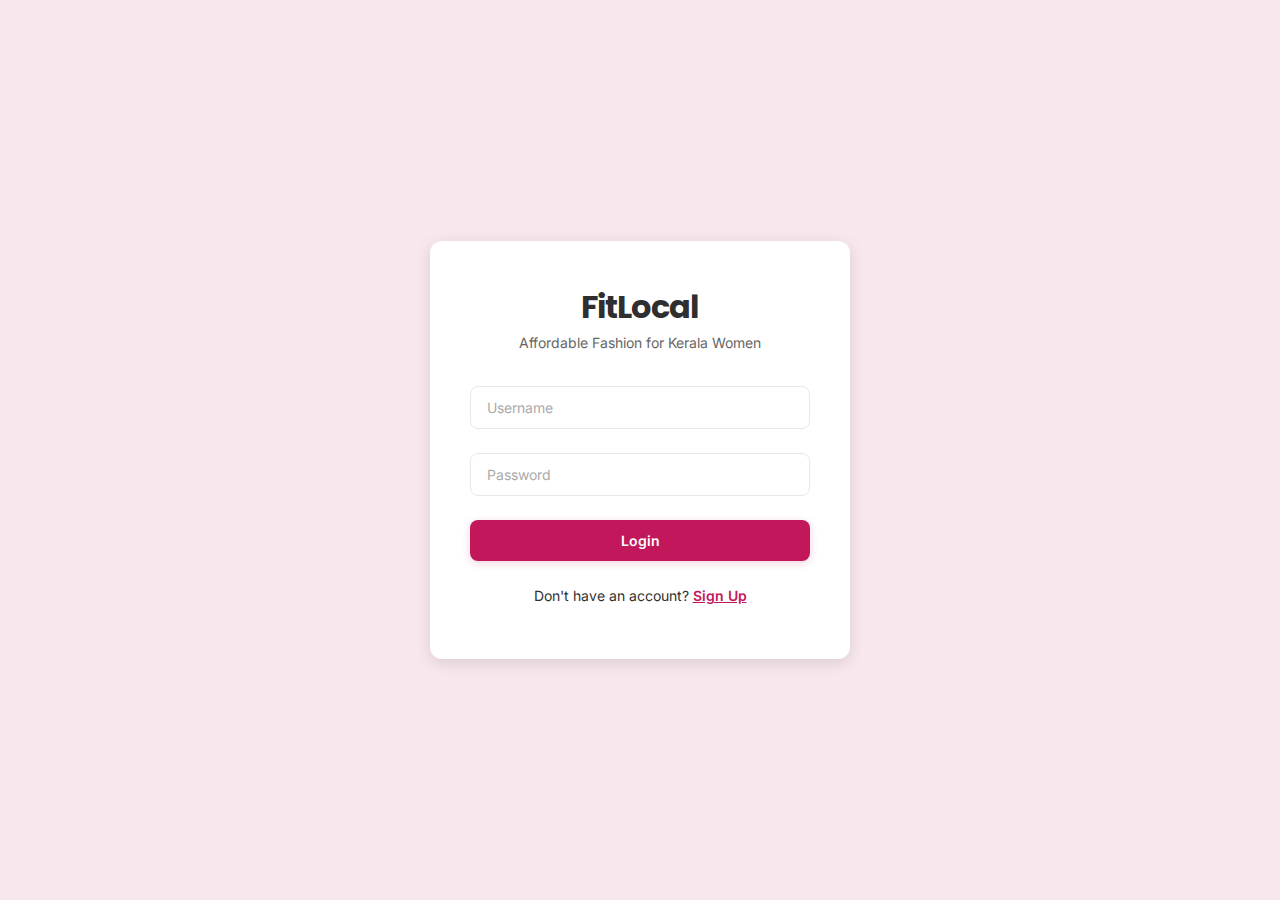
<file: fitlocal/index.html>
<!DOCTYPE html>
<html lang="en">
<head>
    <meta charset="UTF-8">
    <meta name="viewport" content="width=device-width, initial-scale=1.0">
    <title>FitLocal - Women's Community Thrift Marketplace</title>
    <link rel="stylesheet" href="styles.css">
</head>
<body>
    <div class="center">
        <div class="card">
            <div style="text-align: center; margin-bottom: 32px;">
                <h1 style="margin: 0;">FitLocal</h1>
                <p class="subtitle">Affordable Fashion for Kerala Women</p>
            </div>

            <div id="loginForm">
                <form onsubmit="handleLogin(event)">
                    <div class="form-group">
                        <input type="text" id="username" placeholder="Username" required>
                    </div>
                    <div class="form-group">
                        <input type="password" id="password" placeholder="Password" required>
                    </div>
                    <button type="submit" class="btn btn-primary" style="width: 100%; margin-bottom: 12px;">Login</button>
                </form>
                <p style="margin: 12px 0; font-size: 14px;">Don't have an account? <a href="#" onclick="toggleForm()" style="color: var(--color-rose); font-weight: 600;">Sign Up</a></p>
            </div>

            <div id="signupForm" class="hidden">
                <form onsubmit="handleSignup(event)">
                    <div class="form-group">
                        <input type="text" id="newUsername" placeholder="Choose a username" required>
                    </div>
                    <div class="form-group">
                        <input type="password" id="newPassword" placeholder="Create password" required>
                    </div>
                    <div class="form-group">
                        <input type="password" id="confirmPassword" placeholder="Confirm password" required>
                    </div>
                    <div class="form-group">
                        <label>Preferred Size</label>
                        <select id="size" required>
                            <option value="">Select your size</option>
                            <option>XS</option>
                            <option>S</option>
                            <option>M</option>
                            <option>L</option>
                            <option>XL</option>
                            <option>XXL</option>
                        </select>
                    </div>
                    <div class="form-group">
                        <label>Kerala District</label>
                        <select id="location" required>
                            <option value="">Select district</option>
                            <option>Thiruvananthapuram</option>
                            <option>Kollam</option>
                            <option>Pathanamthitta</option>
                            <option>Alappuzha</option>
                            <option>Kottayam</option>
                            <option>Idukki</option>
                            <option>Ernakulam</option>
                            <option>Thrissur</option>
                            <option>Palakkad</option>
                            <option>Malappuram</option>
                            <option>Kozhikode</option>
                            <option>Wayanad</option>
                            <option>Kannur</option>
                            <option>Kasaragod</option>
                        </select>
                    </div>
                    <button type="submit" class="btn btn-primary" style="width: 100%; margin-bottom: 12px;">Create Account</button>
                </form>
                <p style="margin: 12px 0; font-size: 14px;">Already have an account? <a href="#" onclick="toggleForm()" style="color: var(--color-rose); font-weight: 600;">Login</a></p>
            </div>
        </div>
    </div>

    <script src="app.js"></script>
    <script>
        function toggleForm() {
            document.getElementById('loginForm').classList.toggle('hidden');
            document.getElementById('signupForm').classList.toggle('hidden');
        }

        function handleLogin(event) {
            event.preventDefault();
            const username = document.getElementById('username').value;
            const password = document.getElementById('password').value;
            
            const stored = localStorage.getItem("user_" + username);
            if (!stored) {
                alert("User not found");
                return;
            }
            
            const user = JSON.parse(stored);
            if (user.password !== password) {
                alert("Wrong password");
                return;
            }
            
            localStorage.setItem("currentUser", username);
            window.location.href = "home.html";
        }

        function handleSignup(event) {
            event.preventDefault();
            const username = document.getElementById('newUsername').value;
            const password = document.getElementById('newPassword').value;
            const confirmPassword = document.getElementById('confirmPassword').value;
            const size = document.getElementById('size').value;
            const location = document.getElementById('location').value;
            
            if (password !== confirmPassword) {
                alert("Passwords don't match");
                return;
            }
            
            if (localStorage.getItem("user_" + username)) {
                alert("Username already exists");
                return;
            }
            
            const user = { username, password, size, location };
            localStorage.setItem("user_" + username, JSON.stringify(user));
            alert("Account created successfully! Please login.");
            toggleForm();
        }
    </script>
</body>
</html>
</file>
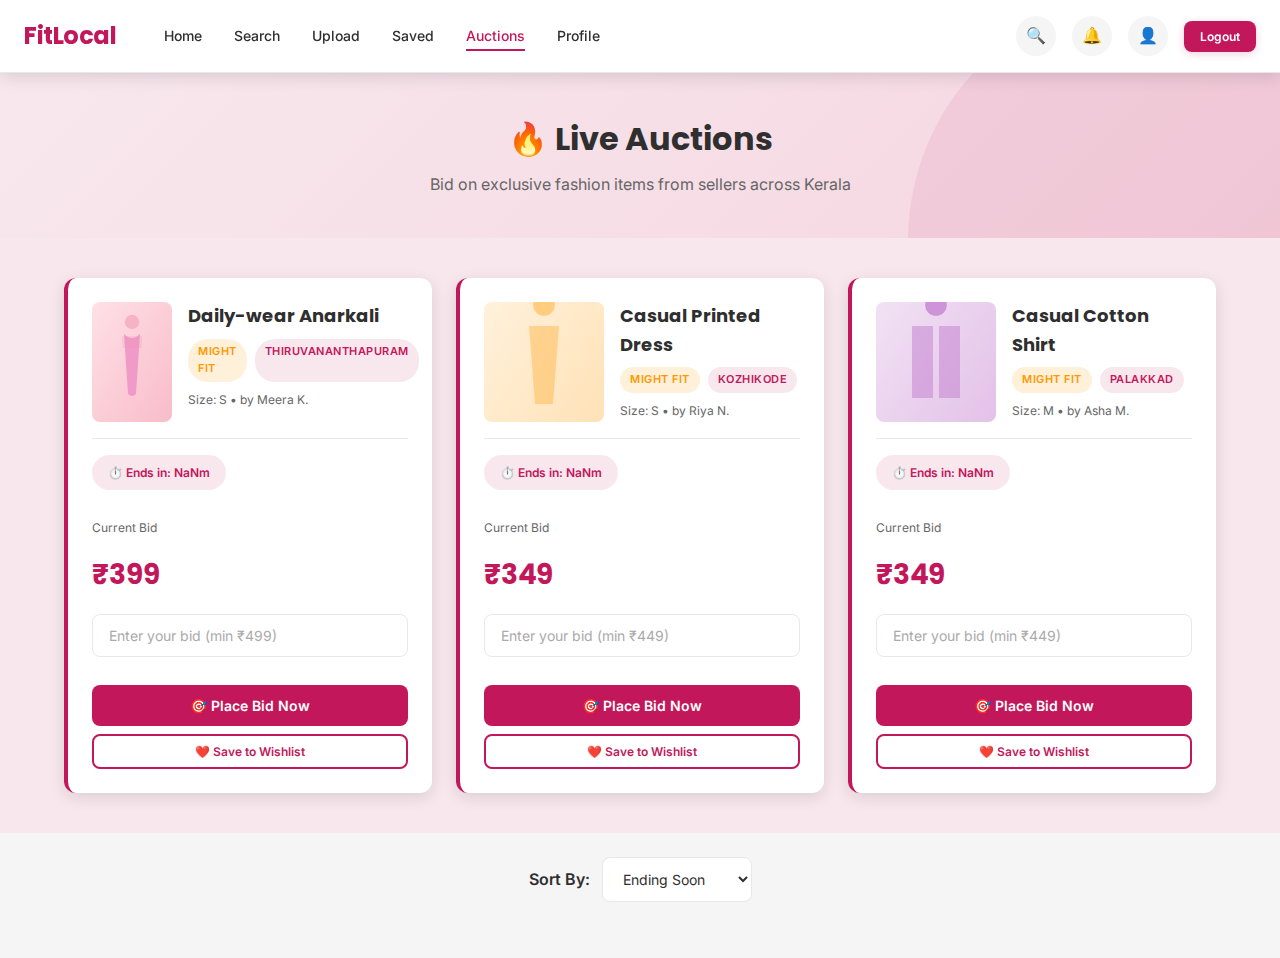
<file: fitlocal/auction.html>
<!DOCTYPE html>
<html lang="en">
<head>
    <meta charset="UTF-8">
    <meta name="viewport" content="width=device-width, initial-scale=1.0">
    <title>Auctions - FitLocal</title>
    <link rel="stylesheet" href="styles.css">
</head>
<body>
    <!-- Navigation Bar -->
    <nav class="navbar">
        <a href="home.html" class="navbar-logo">FitLocal</a>
        
        <div class="navbar-menu">
            <a href="home.html" class="nav-link" onclick="setActive(this)">Home</a>
            <a href="search.html" class="nav-link" onclick="setActive(this)">Search</a>
            <a href="upload.html" class="nav-link" onclick="setActive(this)">Upload</a>
            <a href="saved.html" class="nav-link" onclick="setActive(this)">Saved</a>
            <a href="auction.html" class="nav-link active" onclick="setActive(this)">Auctions</a>
            <a href="profile.html" class="nav-link" onclick="setActive(this)">Profile</a>
        </div>

        <div class="navbar-right">
            <div class="navbar-icon" title="Search">🔍</div>
            <div class="navbar-icon" title="Notifications">🔔</div>
            <div class="navbar-icon" title="Account" onclick="window.location.href='profile.html'">👤</div>
            <button class="btn btn-primary btn-small" onclick="logout()">Logout</button>
        </div>
    </nav>

    <!-- Page Header -->
    <section class="hero-section" style="padding: 40px 24px; text-align: center;">
        <h1 style="font-family: 'Poppins', sans-serif; font-size: 32px; margin-bottom: 8px;">🔥 Live Auctions</h1>
        <p style="color: var(--color-text-light); margin-bottom: 0;">Bid on exclusive fashion items from sellers across Kerala</p>
    </section>

    <!-- Auction Items -->
    <div style="max-width: 1200px; margin: 40px auto; padding: 0 24px;">
        <div style="display: grid; grid-template-columns: repeat(auto-fill, minmax(320px, 1fr)); gap: 24px;" id="auctionItems"></div>
        <div id="noAuctions" class="hidden" style="text-align: center; padding: 80px 24px;">
            <div style="font-size: 64px; margin-bottom: 16px;">🏜️</div>
            <h2 style="font-family: 'Poppins', sans-serif; margin-bottom: 8px;">No active auctions</h2>
            <p style="color: var(--color-text-light); margin-bottom: 24px;">Check back soon for exciting bid wars!</p>
            <a href="upload.html" class="btn btn-primary">Start an Auction</a>
        </div>
    </div>

    <!-- Filter Section -->
    <div style="text-align: center; padding: 24px; background: var(--color-light-gray);">
        <div class="filter-section" style="justify-content: center;">
            <div class="filter-group">
                <label>Sort By:</label>
                <select id="sortFilter" onchange="loadAuctions()">
                    <option value="ending-soon">Ending Soon</option>
                    <option value="most-bids">Most Bids</option>
                    <option value="highest-bid">Highest Bid</option>
                    <option value="newly-listed">Newly Listed</option>
                </select>
            </div>
        </div>
    </div>

    <script src="app.js"></script>
    <script>
        function setActive(element) {
            document.querySelectorAll('.nav-link').forEach(link => link.classList.remove('active'));
            element.classList.add('active');
        }

        function formatTimeRemaining(endTime) {
            const now = Date.now();
            const timeLeft = endTime - now;

            if (timeLeft <= 0) return "Ended";

            const days = Math.floor(timeLeft / (1000 * 60 * 60 * 24));
            const hours = Math.floor((timeLeft % (1000 * 60 * 60 * 24)) / (1000 * 60 * 60));
            const minutes = Math.floor((timeLeft % (1000 * 60 * 60)) / (1000 * 60));

            if (days > 0) return `${days}d ${hours}h`;
            if (hours > 0) return `${hours}h ${minutes}m`;
            return `${minutes}m`;
        }

        function getUrgencyClass(endTime) {
            const timeLeft = endTime - Date.now();
            const hoursLeft = timeLeft / (1000 * 60 * 60);
            if (hoursLeft < 1) return 'urgent';
            if (hoursLeft < 24) return 'warning';
            return '';
        }

        function loadAuctions() {
            const items = JSON.parse(localStorage.getItem("items")) || [];
            const sortBy = document.getElementById('sortFilter').value;
            const currentUser = localStorage.getItem("currentUser");

            // Filter only auction items
            let auctions = items.filter(item => item.type === 'Auction' && !item.sold);

            // Sort
            if (sortBy === 'ending-soon') {
                auctions.sort((a, b) => a.endTime - b.endTime);
            } else if (sortBy === 'most-bids') {
                auctions.reverse();
            } else if (sortBy === 'highest-bid') {
                auctions.sort((a, b) => b.highestBid - a.highestBid);
            }

            const container = document.getElementById('auctionItems');
            const noAuctions = document.getElementById('noAuctions');

            if (auctions.length === 0) {
                container.innerHTML = '';
                noAuctions.classList.remove('hidden');
                return;
            }

            noAuctions.classList.add('hidden');
            container.innerHTML = auctions.map((item, index) => {
                const urgency = getUrgencyClass(item.endTime);
                const timeRemaining = formatTimeRemaining(item.endTime);
                const userProfile = JSON.parse(localStorage.getItem("user_" + currentUser)) || {};
                
                let fitBadge = '';
                if (userProfile.size === item.size) {
                    fitBadge = '<span class="badge badge-perfect">Perfect Fit</span>';
                } else {
                    fitBadge = '<span class="badge badge-fit">Might Fit</span>';
                }

                return `
                    <div class="auction-card">
                        <div style="display: flex; gap: 16px; margin-bottom: 16px;">
                            <img src="${item.image}" alt="${item.name}" style="width: 120px; height: 120px; border-radius: 8px; object-fit: cover;">
                            <div style="flex: 1;">
                                <h3 style="font-family: 'Poppins', sans-serif; font-size: 18px; margin: 0 0 8px 0; color: var(--color-charcoal);">${item.name}</h3>
                                <div style="display: flex; gap: 8px; margin-bottom: 8px;">
                                    ${fitBadge}
                                    <span class="badge badge-district">${item.location}</span>
                                </div>
                                <p style="font-size: 12px; color: var(--color-text-light); margin: 0;">Size: ${item.size} • by ${item.seller}</p>
                            </div>
                        </div>

                        <div style="border-top: 1px solid var(--color-border); padding-top: 16px;">
                            <span class="auction-timer ${urgency}">
                                ⏱️ Ends in: ${timeRemaining}
                            </span>

                            <div style="margin: 16px 0;">
                                <p style="font-size: 12px; color: var(--color-text-light); margin: 0 0 4px 0;">Current Bid</p>
                                <div class="current-bid">₹${item.highestBid}</div>
                            </div>

                            <div style="margin-bottom: 16px;">
                                <input 
                                    type="number" 
                                    id="bid-${item.id}" 
                                    placeholder="Enter your bid (min ₹${Number(item.highestBid) + 100})" 
                                    min="${Number(item.highestBid) + 100}"
                                    step="50"
                                    class="bid-input"
                                >
                            </div>

                            <button class="bid-action" onclick="placeBid('${item.id}', '${item.seller}')">
                                🎯 Place Bid Now
                            </button>

                            <button class="btn btn-secondary btn-small" onclick="addAuctionToSaved(${items.indexOf(item)})" style="width: 100%; margin-top: 8px;">
                                ❤️ Save to Wishlist
                            </button>
                        </div>
                    </div>
                `;
            }).join('');
        }

        function placeBid(itemId, seller) {
            const items = JSON.parse(localStorage.getItem("items")) || [];
            const item = items.find(i => i.id == itemId);
            const bidInput = document.getElementById('bid-' + itemId);
            const bidAmount = Number(bidInput.value);
            const currentUser = localStorage.getItem("currentUser");

            if (!bidAmount) {
                alert("Please enter a bid amount");
                return;
            }

            if (bidAmount <= item.highestBid) {
                alert("Your bid must be higher than the current bid ₹" + item.highestBid);
                return;
            }

            if (currentUser === seller) {
                alert("You cannot bid on your own auction!");
                return;
            }

            item.highestBid = bidAmount;
            item.lastBidder = currentUser;
            localStorage.setItem("items", JSON.stringify(items));

            alert("Bid placed successfully! 🎉 Current bid: ₹" + bidAmount);
            loadAuctions();
        }

        function addToSaved(index) {
            const items = JSON.parse(localStorage.getItem("items")) || [];
            const saved = JSON.parse(localStorage.getItem("saved")) || [];
            const item = items[index];
            
            const exists = saved.some(s => s.id === item.id);
            if (!exists) {
                saved.push(item);
                localStorage.setItem("saved", JSON.stringify(saved));
                alert("Added to wishlist! ❤️");
            }
        }

        function addAuctionToSaved(index) {
            const items = JSON.parse(localStorage.getItem("items")) || [];
            const saved = JSON.parse(localStorage.getItem("saved")) || [];
            const item = items[index];
            
            const exists = saved.some(s => s.id === item.id);
            if (!exists) {
                saved.push(item);
                localStorage.setItem("saved", JSON.stringify(saved));
            }
            loadAuctions();
        }

        window.onload = loadAuctions;

        // Update auction display every 10 seconds
        setInterval(loadAuctions, 10000);
    </script>
</body>
</html>
</file>
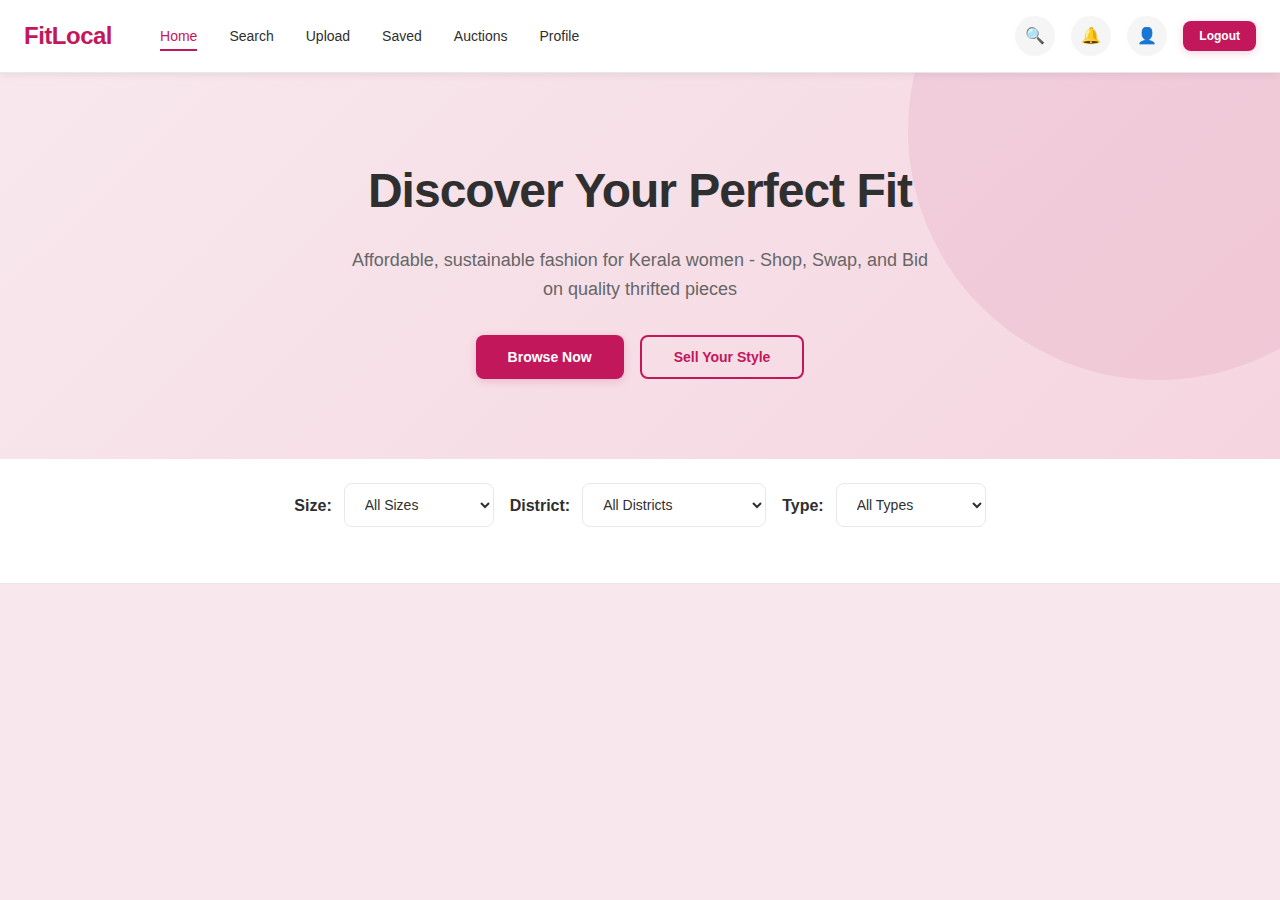
<file: fitlocal/edit.html>
<!DOCTYPE html>
<html lang="en">
<head>
    <meta charset="UTF-8">
    <meta name="viewport" content="width=device-width, initial-scale=1.0">
    <title>Edit Item - FitLocal</title>
    <link rel="stylesheet" href="styles.css">
</head>
<body>
    <!-- Navigation Bar -->
    <nav class="navbar">
        <a href="home.html" class="navbar-logo">FitLocal</a>
        
        <div class="navbar-menu">
            <a href="home.html" class="nav-link" onclick="setActive(this)">Home</a>
            <a href="search.html" class="nav-link" onclick="setActive(this)">Search</a>
            <a href="upload.html" class="nav-link" onclick="setActive(this)">Upload</a>
            <a href="saved.html" class="nav-link" onclick="setActive(this)">Saved</a>
            <a href="auction.html" class="nav-link" onclick="setActive(this)">Auctions</a>
            <a href="profile.html" class="nav-link" onclick="setActive(this)">Profile</a>
        </div>

        <div class="navbar-right">
            <div class="navbar-icon" title="Search">🔍</div>
            <div class="navbar-icon" title="Notifications">🔔</div>
            <div class="navbar-icon" title="Account" onclick="window.location.href='profile.html'">👤</div>
            <button class="btn btn-primary btn-small" onclick="logout()">Logout</button>
        </div>
    </nav>

    <!-- Edit Form -->
    <div class="form-container">
        <h2 style="margin-bottom: 8px;">Edit Your Item</h2>
        <p class="subtitle" style="margin-bottom: 32px;">Update your pre-loved fashion listing</p>

        <form onsubmit="handleEditItem(event)">
            <!-- Image Upload -->
            <div class="form-group">
                <label>Item Image</label>
                <input type="file" id="itemImage" accept="image/*" onchange="previewImage(event)">
                <div class="image-preview" id="imagePreview">
                    <span style="color: var(--color-text-light);">📸 Image preview</span>
                </div>
            </div>

            <!-- Item Details -->
            <div class="form-group">
                <label>Item Name *</label>
                <input type="text" id="itemName" placeholder="e.g., Vintage Denim Jacket" required>
            </div>

            <div class="form-group">
                <label>Description</label>
                <textarea id="itemDescription" placeholder="Describe the condition, brand, and style..." rows="4"></textarea>
            </div>

            <!-- Size Selection -->
            <div class="form-group">
                <label>Size *</label>
                <select id="itemSize" required>
                    <option value="">Select size</option>
                    <option>XS</option>
                    <option>S</option>
                    <option>M</option>
                    <option>L</option>
                    <option>XL</option>
                    <option>XXL</option>
                    <option>One Size</option>
                </select>
            </div>

            <!-- Location -->
            <div class="form-group">
                <label>Your District *</label>
                <select id="itemLocation" required>
                    <option value="">Select district</option>
                    <option>Thiruvananthapuram</option>
                    <option>Kollam</option>
                    <option>Pathanamthitta</option>
                    <option>Alappuzha</option>
                    <option>Kottayam</option>
                    <option>Idukki</option>
                    <option>Ernakulam</option>
                    <option>Thrissur</option>
                    <option>Palakkad</option>
                    <option>Malappuram</option>
                    <option>Kozhikode</option>
                    <option>Wayanad</option>
                    <option>Kannur</option>
                    <option>Kasaragod</option>
                </select>
            </div>

            <!-- Listing Type -->
            <div class="form-group">
                <label>Listing Type *</label>
                <select id="itemType" onchange="updatePriceField()" required>
                    <option value="">Select type</option>
                    <option value="Sell">Sell (Fixed Price)</option>
                    <option value="Swap">Swap</option>
                    <option value="Auction">Auction (Bid Wars)</option>
                </select>
            </div>

            <!-- Price/Base Price -->
            <div class="form-group" id="priceGroup" style="display: none;">
                <label id="priceLabel">Price (₹) *</label>
                <input type="number" id="basePrice" placeholder="Enter price" min="100" step="50">
            </div>

            <!-- Submit Button -->
            <button type="submit" class="btn btn-primary" style="width: 100%; padding: 12px; margin-bottom: 12px;">Save Changes</button>
            <a href="home.html" class="btn btn-outline" style="width: 100%; text-align: center; display: block; padding: 12px;">Cancel</a>
        </form>
    </div>

    <script src="app.js"></script>
    <script>
        let editingItemIndex = null;
        let originalItem = null;

        // Load item data on page load
        window.onload = function() {
            const editingData = localStorage.getItem("editingItem");
            if (editingData) {
                const {item, index} = JSON.parse(editingData);
                editingItemIndex = index;
                originalItem = item;
                
                // Pre-fill form
                document.getElementById('itemName').value = item.name;
                document.getElementById('itemDescription').value = item.description || '';
                document.getElementById('itemSize').value = item.size;
                document.getElementById('itemLocation').value = item.location;
                document.getElementById('itemType').value = item.type;
                document.getElementById('basePrice').value = item.price;
                
                // Show price field if needed
                updatePriceField();
                
                // Show current image
                if (item.image) {
                    document.getElementById('imagePreview').innerHTML = `<img src="${item.image}" alt="Current">`;
                }
            } else {
                alert("No item to edit");
                window.location = "home.html";
            }
        }

        function setActive(element) {
            document.querySelectorAll('.nav-link').forEach(link => link.classList.remove('active'));
            element.classList.add('active');
        }

        function previewImage(event) {
            const file = event.target.files[0];
            const preview = document.getElementById('imagePreview');
            
            if (file) {
                const reader = new FileReader();
                reader.onload = function(e) {
                    preview.innerHTML = `<img src="${e.target.result}" alt="Preview">`;
                };
                reader.readAsDataURL(file);
            }
        }

        function updatePriceField() {
            const type = document.getElementById('itemType').value;
            const priceGroup = document.getElementById('priceGroup');
            const priceLabel = document.getElementById('priceLabel');
            
            if (type === 'Sell' || type === 'Auction') {
                priceGroup.style.display = 'block';
                priceLabel.textContent = type === 'Auction' ? 'Starting Bid (₹) *' : 'Price (₹) *';
            } else {
                priceGroup.style.display = 'none';
            }
        }

        function handleEditItem(event) {
            event.preventDefault();
            const items = JSON.parse(localStorage.getItem("items")) || [];
            const imageFile = document.getElementById('itemImage').files[0];

            const updatedItem = {
                ...originalItem,
                name: document.getElementById('itemName').value,
                description: document.getElementById('itemDescription').value || '',
                size: document.getElementById('itemSize').value,
                location: document.getElementById('itemLocation').value,
                type: document.getElementById('itemType').value,
                price: document.getElementById('basePrice').value || 0,
                highestBid: document.getElementById('basePrice').value || 0
            };

            // If new image is selected, update it
            if (imageFile) {
                const reader = new FileReader();
                reader.onload = function(e) {
                    updatedItem.image = e.target.result;
                    items[editingItemIndex] = updatedItem;
                    localStorage.setItem("items", JSON.stringify(items));
                    localStorage.removeItem("editingItem");
                    alert("Item updated successfully! 🎉");
                    window.location.href = "home.html";
                };
                reader.readAsDataURL(imageFile);
            } else {
                // Keep original image
                items[editingItemIndex] = updatedItem;
                localStorage.setItem("items", JSON.stringify(items));
                localStorage.removeItem("editingItem");
                alert("Item updated successfully! 🎉");
                window.location.href = "home.html";
            }
        }
    </script>
</body>
</html>
</file>
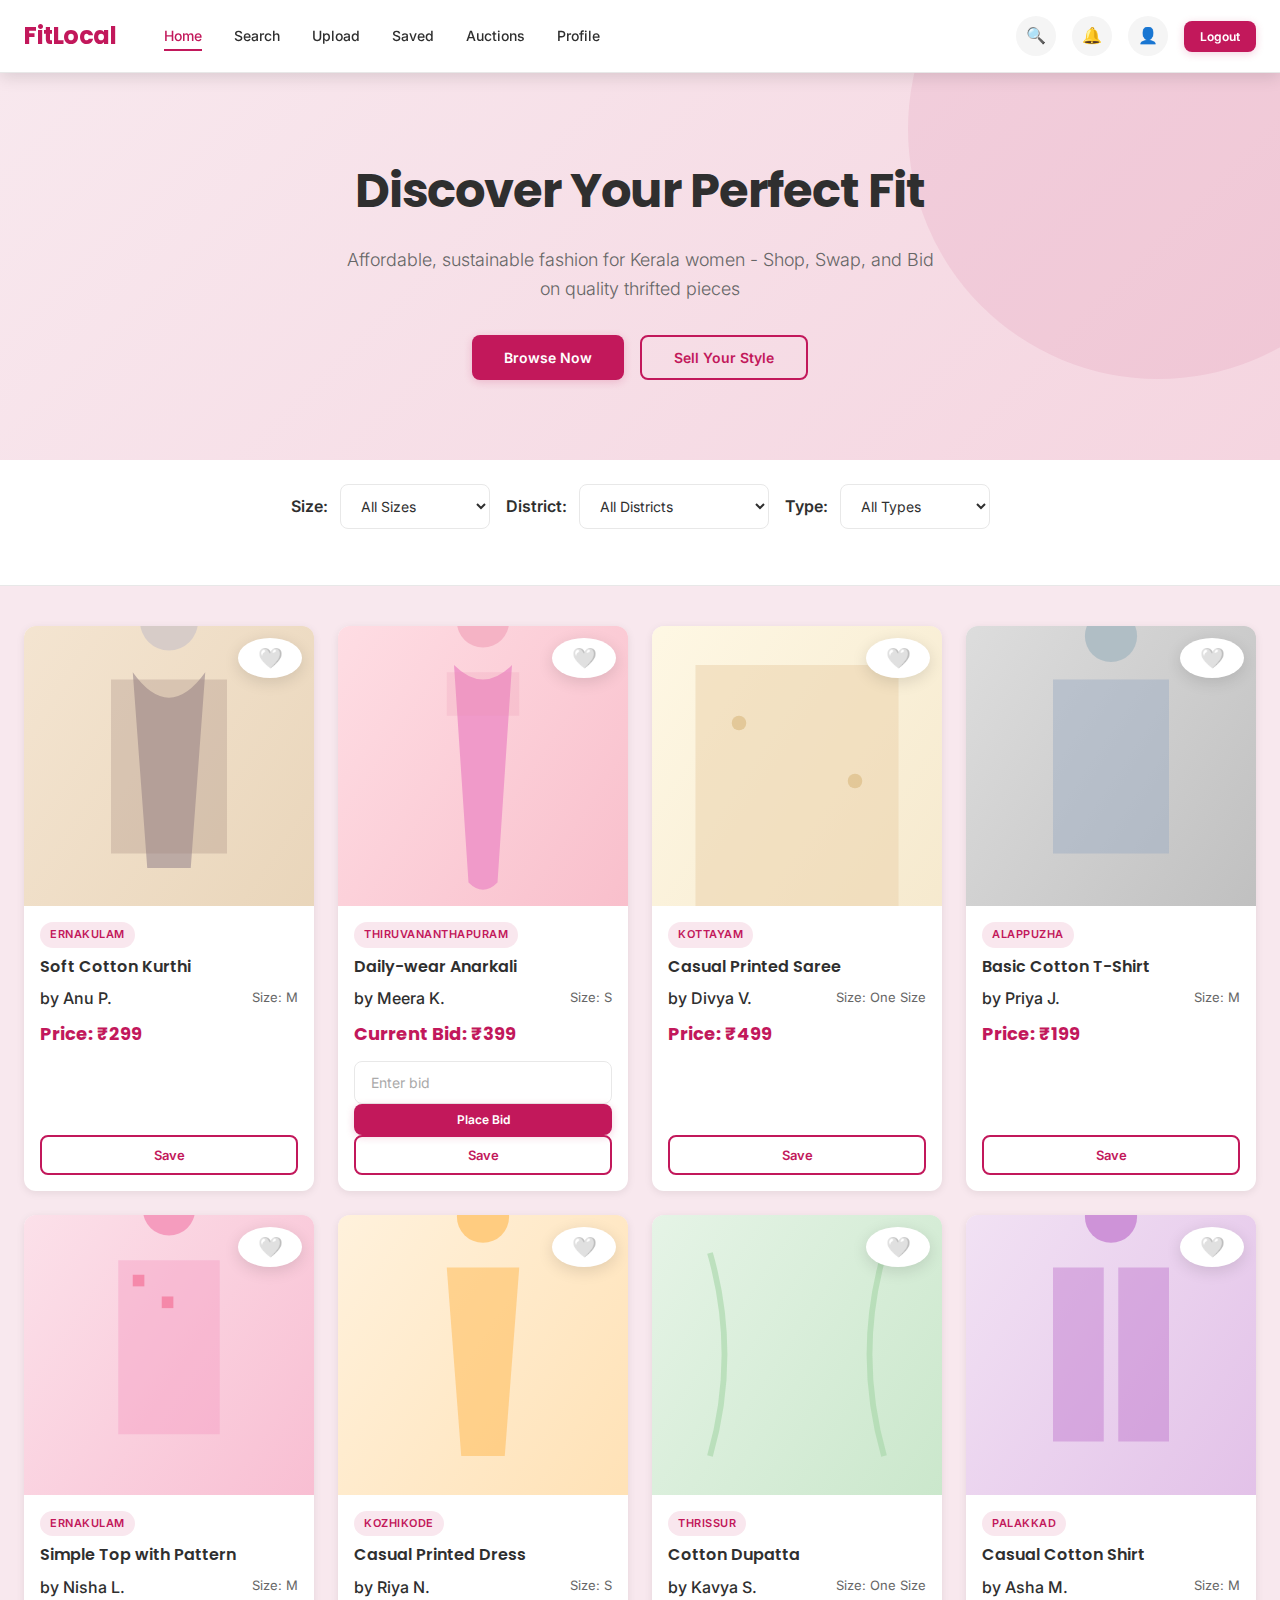
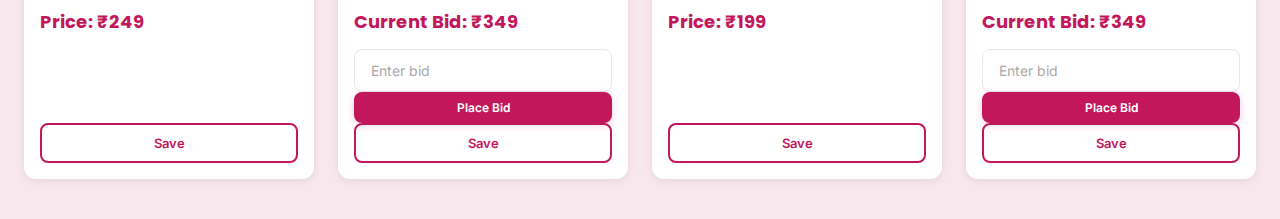
<file: fitlocal/home.html>
<!DOCTYPE html>
<html lang="en">
<head>
    <meta charset="UTF-8">
    <meta name="viewport" content="width=device-width, initial-scale=1.0">
    <title>FitLocal - Marketplace</title>
    <link rel="stylesheet" href="styles.css">
</head>
<body>
    <!-- Navigation Bar -->
    <nav class="navbar">
        <a href="home.html" class="navbar-logo">FitLocal</a>
        
        <div class="navbar-menu">
            <a href="home.html" class="nav-link active" onclick="setActive(this)">Home</a>
            <a href="search.html" class="nav-link" onclick="setActive(this)">Search</a>
            <a href="upload.html" class="nav-link" onclick="setActive(this)">Upload</a>
            <a href="saved.html" class="nav-link" onclick="setActive(this)">Saved</a>
            <a href="auction.html" class="nav-link" onclick="setActive(this)">Auctions</a>
            <a href="profile.html" class="nav-link" onclick="setActive(this)">Profile</a>
        </div>

        <div class="navbar-right">
            <div class="navbar-icon" title="Search">🔍</div>
            <div class="navbar-icon" title="Notifications">🔔</div>
            <div class="navbar-icon" title="Account" onclick="window.location.href='profile.html'">👤</div>
            <button class="btn btn-primary btn-small" onclick="logout()">Logout</button>
        </div>
    </nav>

    <!-- Hero Banner -->
    <section class="hero-section">
        <div class="hero-content">
            <h1>Discover Your Perfect Fit</h1>
            <p>Affordable, sustainable fashion for Kerala women - Shop, Swap, and Bid on quality thrifted pieces</p>
            <div class="hero-cta">
                <button class="btn btn-primary" onclick="document.getElementById('filterSection').scrollIntoView({behavior: 'smooth'})">Browse Now</button>
                <button class="btn btn-secondary" onclick="window.location.href='upload.html'">Sell Your Style</button>
            </div>
        </div>
    </section>

    <!-- Filter Section -->
    <div id="filterSection" style="background: var(--color-white); padding: 24px; border-bottom: 1px solid var(--color-border);">
        <div class="container">
            <div class="filter-section">
                <div class="filter-group">
                    <label>Size:</label>
                    <select id="filterSize" onchange="loadItems()">
                        <option value="">All Sizes</option>
                        <option>XS</option>
                        <option>S</option>
                        <option>M</option>
                        <option>L</option>
                        <option>XL</option>
                        <option>XXL</option>
                    </select>
                </div>
                <div class="filter-group">
                    <label>District:</label>
                    <select id="filterLocation" onchange="loadItems()">
                        <option value="">All Districts</option>
                        <option>Thiruvananthapuram</option>
                        <option>Kollam</option>
                        <option>Pathanamthitta</option>
                        <option>Alappuzha</option>
                        <option>Kottayam</option>
                        <option>Idukki</option>
                        <option>Ernakulam</option>
                        <option>Thrissur</option>
                        <option>Palakkad</option>
                        <option>Malappuram</option>
                        <option>Kozhikode</option>
                        <option>Wayanad</option>
                        <option>Kannur</option>
                        <option>Kasaragod</option>
                    </select>
                </div>
                <div class="filter-group">
                    <label>Type:</label>
                    <select id="filterType" onchange="loadItems()">
                        <option value="">All Types</option>
                        <option>Sell</option>
                        <option>Swap</option>
                        <option>Auction</option>
                    </select>
                </div>
            </div>
        </div>
    </div>

    <!-- Products Grid -->
    <div id="items" class="grid"></div>

    <!-- Welcome Message (Hidden, used by JS) -->
    <div id="welcome" style="display: none;"></div>

    <script src="app.js"></script>
    <script>
        function setActive(element) {
            document.querySelectorAll('.nav-link').forEach(link => link.classList.remove('active'));
            element.classList.add('active');
        }

        function toggleWishlist(cardElement, index) {
            cardElement.classList.toggle('active');
        }
    </script>
</body>
</html>
</file>
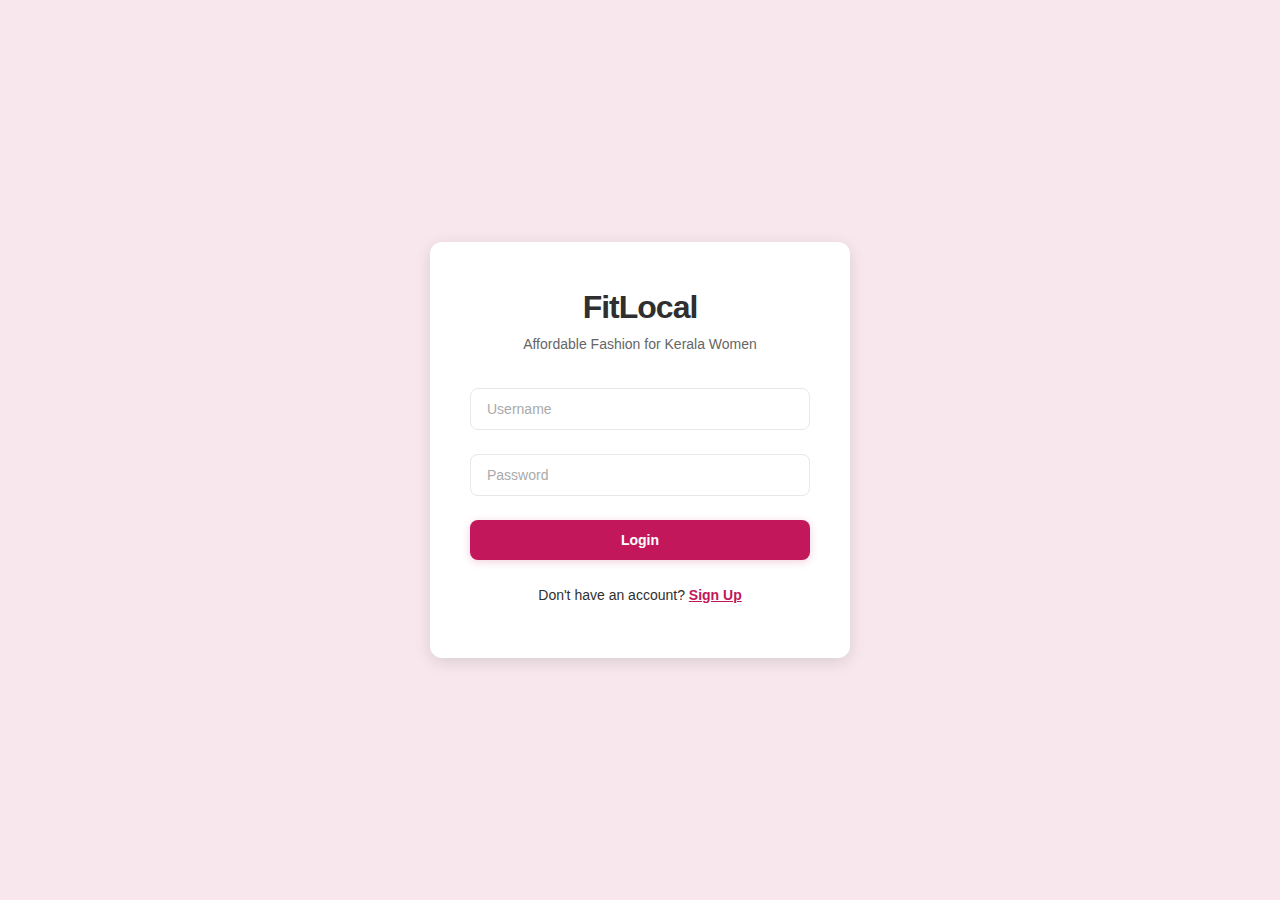
<file: fitlocal/profile.html>
<!DOCTYPE html>
<html lang="en">
<head>
    <meta charset="UTF-8">
    <meta name="viewport" content="width=device-width, initial-scale=1.0">
    <title>Profile - FitLocal</title>
    <link rel="stylesheet" href="styles.css">
</head>
<body>
    <!-- Navigation Bar -->
    <nav class="navbar">
        <a href="home.html" class="navbar-logo">FitLocal</a>
        
        <div class="navbar-menu">
            <a href="home.html" class="nav-link" onclick="setActive(this)">Home</a>
            <a href="search.html" class="nav-link" onclick="setActive(this)">Search</a>
            <a href="upload.html" class="nav-link" onclick="setActive(this)">Upload</a>
            <a href="saved.html" class="nav-link" onclick="setActive(this)">Saved</a>
            <a href="auction.html" class="nav-link" onclick="setActive(this)">Auctions</a>
            <a href="profile.html" class="nav-link active" onclick="setActive(this)">Profile</a>
        </div>

        <div class="navbar-right">
            <div class="navbar-icon" title="Search">🔍</div>
            <div class="navbar-icon" title="Notifications">🔔</div>
            <button class="btn btn-primary btn-small" onclick="logout()">Logout</button>
        </div>
    </nav>

    <!-- Profile Header -->
    <section class="profile-header">
        <div class="profile-avatar" id="userAvatar">👤</div>
        <h2 class="profile-name" id="profileUsername">Loading...</h2>
        <p class="subtitle" id="profileLocation">-</p>
    </section>

    <!-- Statistics -->
    <div class="profile-stats">
        <div class="stat">
            <div class="stat-value" id="listedCount">0</div>
            <div class="stat-label">Items Listed</div>
        </div>
        <div class="stat">
            <div class="stat-value" id="savedCount">0</div>
            <div class="stat-label">Saved Items</div>
        </div>
        <div class="stat">
            <div class="stat-value" id="soldCount">0</div>
            <div class="stat-label">Items Sold</div>
        </div>
    </div>

    <!-- Profile Information -->
    <div class="profile-info">
        <h3 style="font-family: 'Poppins', sans-serif; margin-bottom: 20px; color: var(--color-charcoal);">Account Information</h3>
        
        <div class="info-item">
            <span style="font-weight: 500;">Username</span>
            <span id="accountUsername">-</span>
        </div>
        
        <div class="info-item">
            <span style="font-weight: 500;">Preferred Size</span>
            <span id="accountSize">-</span>
        </div>
        
        <div class="info-item">
            <span style="font-weight: 500;">District</span>
            <span id="accountDistrict">-</span>
        </div>
        
        <div class="info-item">
            <span style="font-weight: 500;">Member Since</span>
            <span id="memberSince">-</span>
        </div>
        
        <div class="info-item">
            <span style="font-weight: 500;">Account Status</span>
            <span style="color: var(--color-success); font-weight: 600;">✓ Active</span>
        </div>
    </div>

    <!-- My Listings -->
    <div style="max-width: 1200px; margin: 60px auto; padding: 0 24px;">
        <h3 style="font-family: 'Poppins', sans-serif; font-size: 24px; margin-bottom: 24px; color: var(--color-charcoal);">My Listings</h3>
        <div id="myListings" class="grid" style="grid-template-columns: repeat(auto-fill, minmax(200px, 1fr)); margin: 0;"></div>
        <div id="noListings" style="text-align: center; padding: 40px; color: var(--color-text-light);">
            <p style="margin: 0; font-size: 16px;">No items listed yet.</p>
            <a href="upload.html" class="btn btn-primary" style="margin-top: 16px;">Upload Your First Item</a>
        </div>
    </div>

    <!-- Action Buttons -->
    <div style="max-width: 600px; margin: 40px auto; padding: 0 24px; display: flex; gap: 12px; justify-content: center;">
        <button class="btn btn-secondary" onclick="window.location.href='upload.html'">Upload Item</button>
        <button class="btn btn-outline" onclick="window.location.href='home.html'">Back to Home</button>
    </div>

    <div style="height: 40px;"></div>

    <script src="app.js"></script>
    <script>
        function setActive(element) {
            document.querySelectorAll('.nav-link').forEach(link => link.classList.remove('active'));
            element.classList.add('active');
        }

        function loadProfile() {
            const currentUser = localStorage.getItem("currentUser");
            if (!currentUser) {
                window.location.href = "index.html";
                return;
            }

            const user = JSON.parse(localStorage.getItem("user_" + currentUser)) || {};
            const items = JSON.parse(localStorage.getItem("items")) || [];
            const saved = JSON.parse(localStorage.getItem("saved")) || [];
            
            const userItems = items.filter(item => item.seller === currentUser);
            const soldCount = userItems.filter(item => item.sold).length;

            // Set profile header
            document.getElementById('profileUsername').textContent = currentUser;
            document.getElementById('profileLocation').textContent = `📍 ${user.location || 'Location not set'}`;
            document.getElementById('userAvatar').textContent = currentUser.charAt(0).toUpperCase();

            // Set stats
            document.getElementById('listedCount').textContent = userItems.length;
            document.getElementById('savedCount').textContent = saved.length;
            document.getElementById('soldCount').textContent = soldCount;

            // Set account info
            document.getElementById('accountUsername').textContent = currentUser;
            document.getElementById('accountSize').textContent = user.size || '-';
            document.getElementById('accountDistrict').textContent = user.location || '-';
            document.getElementById('memberSince').textContent = new Date().toLocaleDateString();

            // Set my listings
            const listingsContainer = document.getElementById('myListings');
            const noListings = document.getElementById('noListings');

            if (userItems.length === 0) {
                listingsContainer.innerHTML = '';
                noListings.style.display = 'block';
            } else {
                noListings.style.display = 'none';
                listingsContainer.innerHTML = userItems.map((item, index) => `
                    <div class="product-card">
                        <div class="product-image">
                            <img src="${item.image}" alt="${item.name}">
                        </div>
                        <div class="product-info">
                            <div class="product-badges">
                                <span class="badge badge-district">${item.location}</span>
                                <span class="badge" style="background: rgba(100, 100, 100, 0.15); color: #666;">${item.type}</span>
                            </div>
                            <h3 class="product-name">${item.name}</h3>
                            <div class="product-meta">Size: ${item.size}</div>
                            <div class="product-price">₹${item.price}</div>
                        </div>
                    </div>
                `).join('');
            }
        }

        window.onload = loadProfile;
    </script>
</body>
</html>
</file>
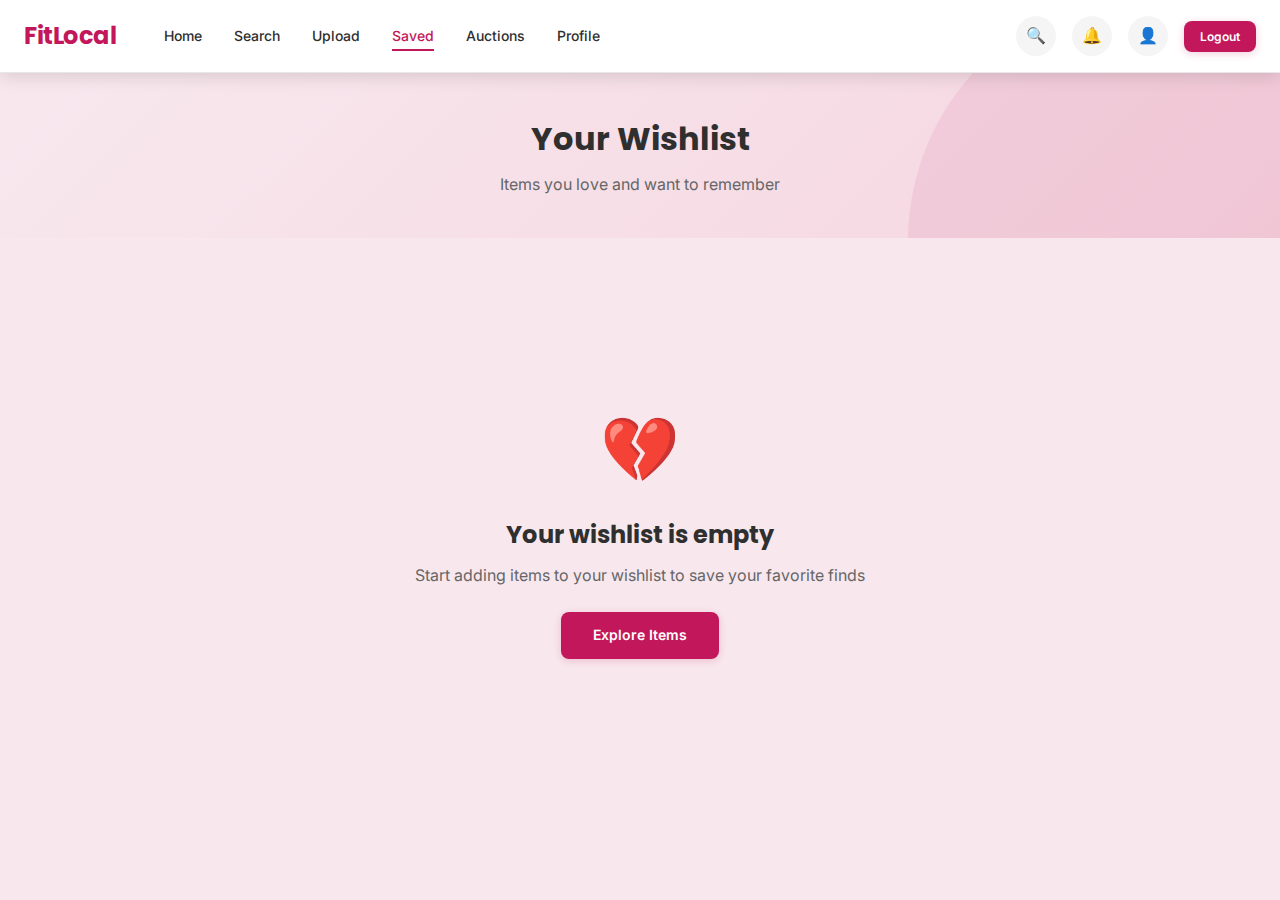
<file: fitlocal/saved.html>
<!DOCTYPE html>
<html lang="en">
<head>
    <meta charset="UTF-8">
    <meta name="viewport" content="width=device-width, initial-scale=1.0">
    <title>Saved Items - FitLocal</title>
    <link rel="stylesheet" href="styles.css">
</head>
<body>
    <!-- Navigation Bar -->
    <nav class="navbar">
        <a href="home.html" class="navbar-logo">FitLocal</a>
        
        <div class="navbar-menu">
            <a href="home.html" class="nav-link" onclick="setActive(this)">Home</a>
            <a href="search.html" class="nav-link" onclick="setActive(this)">Search</a>
            <a href="upload.html" class="nav-link" onclick="setActive(this)">Upload</a>
            <a href="saved.html" class="nav-link active" onclick="setActive(this)">Saved</a>
            <a href="auction.html" class="nav-link" onclick="setActive(this)">Auctions</a>
            <a href="profile.html" class="nav-link" onclick="setActive(this)">Profile</a>
        </div>

        <div class="navbar-right">
            <div class="navbar-icon" title="Search">🔍</div>
            <div class="navbar-icon" title="Notifications">🔔</div>
            <div class="navbar-icon" title="Account" onclick="window.location.href='profile.html'">👤</div>
            <button class="btn btn-primary btn-small" onclick="logout()">Logout</button>
        </div>
    </nav>

    <!-- Page Header -->
    <section class="hero-section" style="padding: 40px 24px; text-align: center;">
        <h1 style="font-family: 'Poppins', sans-serif; font-size: 32px; margin-bottom: 8px;">Your Wishlist</h1>
        <p style="color: var(--color-text-light); margin-bottom: 0;">Items you love and want to remember</p>
    </section>

    <!-- Wishlist Grid -->
    <div id="savedItems" class="grid"></div>

    <!-- Empty State -->
    <div id="emptyState" class="hidden" style="text-align: center; padding: 80px 24px;">
        <div style="font-size: 64px; margin-bottom: 16px;">💔</div>
        <h2 style="font-family: 'Poppins', sans-serif; margin-bottom: 8px;">Your wishlist is empty</h2>
        <p style="color: var(--color-text-light); margin-bottom: 24px;">Start adding items to your wishlist to save your favorite finds</p>
        <a href="home.html" class="btn btn-primary">Explore Items</a>
    </div>

    <script src="app.js"></script>
    <script>
        function setActive(element) {
            document.querySelectorAll('.nav-link').forEach(link => link.classList.remove('active'));
            element.classList.add('active');
        }

        function loadSavedItems() {
            const container = document.getElementById('savedItems');
            const emptyState = document.getElementById('emptyState');
            const saved = JSON.parse(localStorage.getItem("saved")) || [];
            const currentUser = localStorage.getItem("currentUser");
            const userProfile = JSON.parse(localStorage.getItem("user_" + currentUser)) || {};

            container.innerHTML = '';

            if (saved.length === 0) {
                emptyState.classList.remove('hidden');
                return;
            }

            emptyState.classList.add('hidden');

            saved.forEach((item, index) => {
                let fitBadge = '';
                if (userProfile.size === item.size) {
                    fitBadge = '<span class="badge badge-perfect">Perfect Fit</span>';
                } else {
                    fitBadge = '<span class="badge badge-fit">Might Fit</span>';
                }

                const priceDisplay = item.type === 'Auction' 
                    ? `Current Bid: ₹${item.highestBid}`
                    : `Price: ₹${item.price}`;

                container.innerHTML += `
                    <div class="product-card">
                        <div class="product-image">
                            <img src="${item.image}" alt="${item.name}">
                            <button class="wishlist-btn active" onclick="removeSavedItem(${index})">❤️</button>
                        </div>
                        <div class="product-info">
                            <div class="product-badges">
                                ${fitBadge}
                                <span class="badge badge-district">${item.location}</span>
                            </div>
                            <h3 class="product-name">${item.name}</h3>
                            <div class="product-meta-row">
                                <span class="seller-name">by ${item.seller}</span>
                                <span class="product-meta">Size: ${item.size}</span>
                            </div>
                            <div class="product-price">${priceDisplay}</div>
                            <div class="product-actions">
                                <button class="btn btn-primary" onclick="window.location.href='home.html'">View</button>
                                <button class="btn btn-secondary" onclick="removeSavedItem(${index})">Remove</button>
                            </div>
                        </div>
                    </div>
                `;
            });
        }

        function removeSavedItem(index) {
            const saved = JSON.parse(localStorage.getItem("saved")) || [];
            saved.splice(index, 1);
            localStorage.setItem("saved", JSON.stringify(saved));
            loadSavedItems();
        }

        window.onload = loadSavedItems;
    </script>
</body>
</html>
</file>
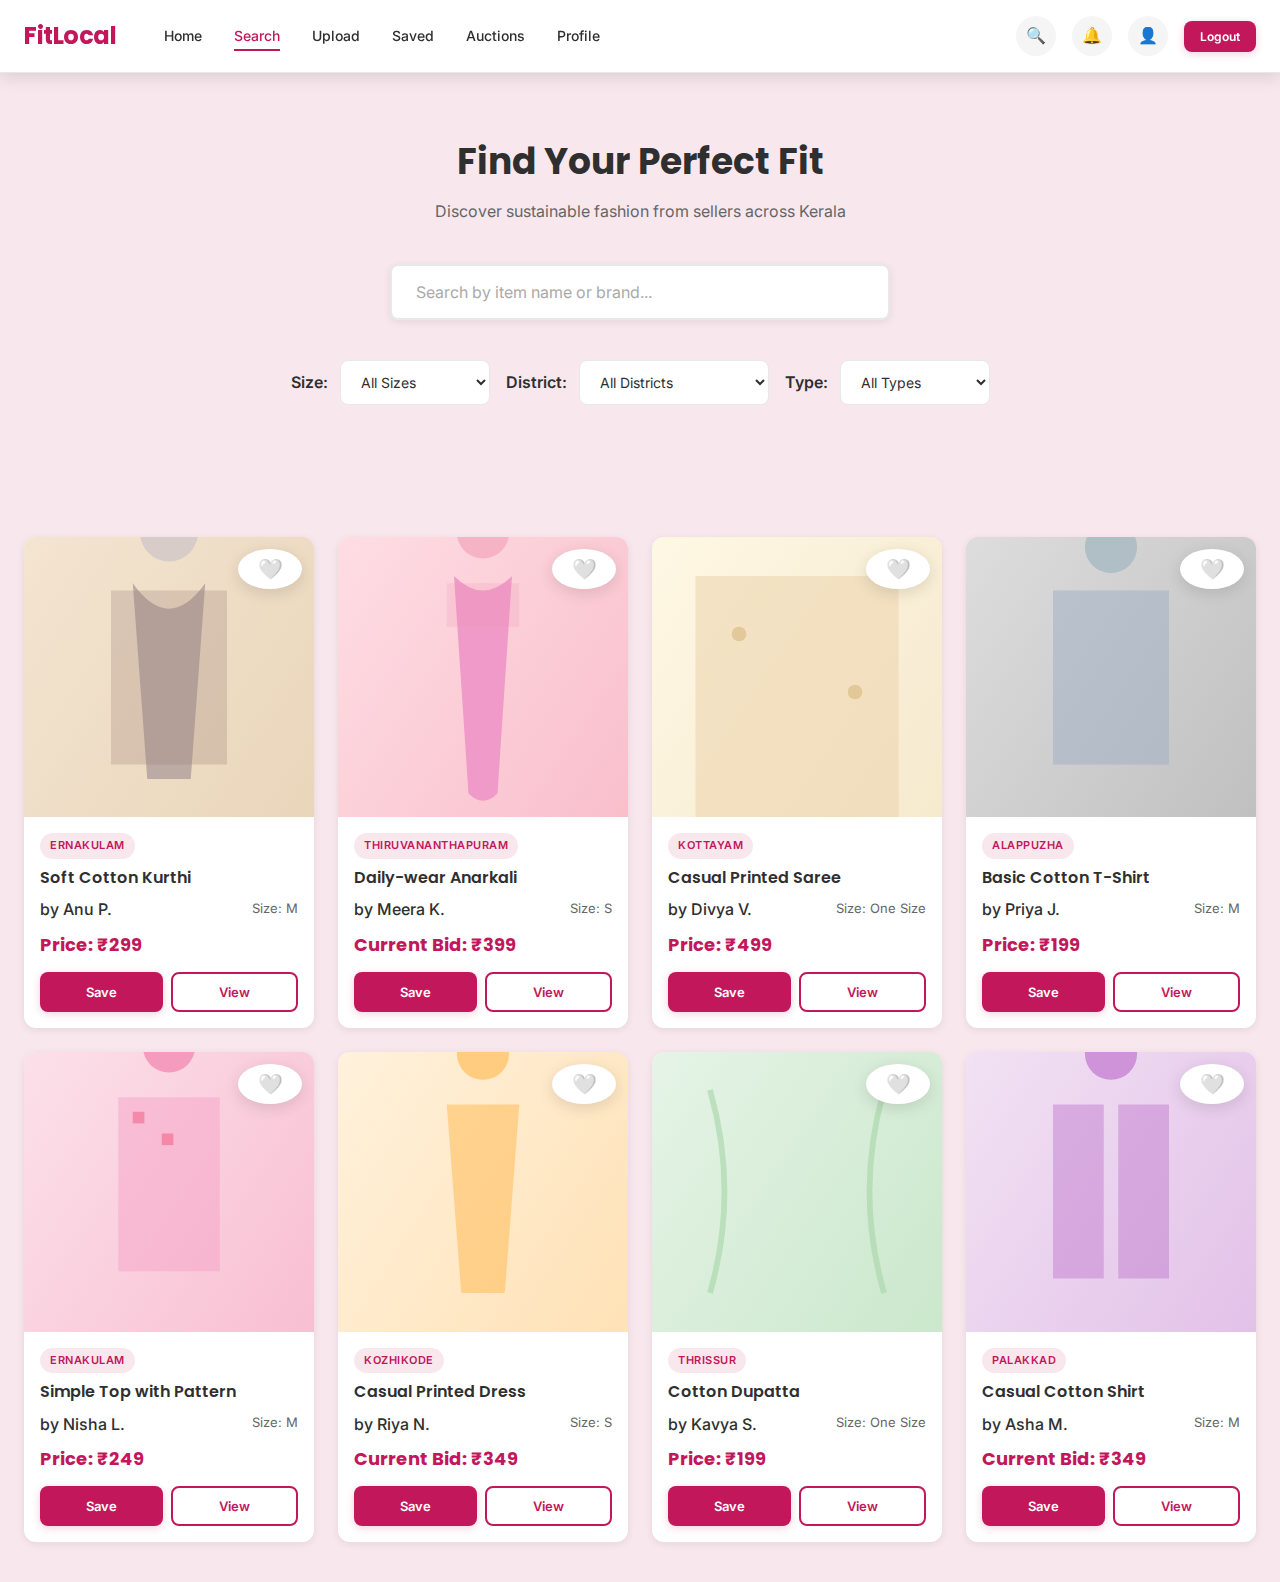
<file: fitlocal/search.html>
<!DOCTYPE html>
<html lang="en">
<head>
    <meta charset="UTF-8">
    <meta name="viewport" content="width=device-width, initial-scale=1.0">
    <title>Search - FitLocal</title>
    <link rel="stylesheet" href="styles.css">
</head>
<body>
    <!-- Navigation Bar -->
    <nav class="navbar">
        <a href="home.html" class="navbar-logo">FitLocal</a>
        
        <div class="navbar-menu">
            <a href="home.html" class="nav-link" onclick="setActive(this)">Home</a>
            <a href="search.html" class="nav-link active" onclick="setActive(this)">Search</a>
            <a href="upload.html" class="nav-link" onclick="setActive(this)">Upload</a>
            <a href="saved.html" class="nav-link" onclick="setActive(this)">Saved</a>
            <a href="auction.html" class="nav-link" onclick="setActive(this)">Auctions</a>
            <a href="profile.html" class="nav-link" onclick="setActive(this)">Profile</a>
        </div>

        <div class="navbar-right">
            <div class="navbar-icon" title="Search">🔍</div>
            <div class="navbar-icon" title="Notifications">🔔</div>
            <div class="navbar-icon" title="Account" onclick="window.location.href='profile.html'">👤</div>
            <button class="btn btn-primary btn-small" onclick="logout()">Logout</button>
        </div>
    </nav>

    <!-- Search Section -->
    <section class="search-section">
        <h1 style="font-family: 'Poppins', sans-serif; font-size: 36px; margin-bottom: 8px;">Find Your Perfect Fit</h1>
        <p style="color: var(--color-text-light); margin-bottom: 40px; font-size: 16px;">Discover sustainable fashion from sellers across Kerala</p>

        <div class="search-container">
            <input 
                type="text" 
                id="searchInput" 
                class="search-input" 
                placeholder="Search by item name or brand..." 
                onkeyup="performSearch()"
            >
        </div>

        <div class="filter-section">
            <div class="filter-group">
                <label>Size:</label>
                <select id="filterSize" onchange="performSearch()">
                    <option value="">All Sizes</option>
                    <option>XS</option>
                    <option>S</option>
                    <option>M</option>
                    <option>L</option>
                    <option>XL</option>
                    <option>XXL</option>
                </select>
            </div>
            <div class="filter-group">
                <label>District:</label>
                <select id="filterDistrict" onchange="performSearch()">
                    <option value="">All Districts</option>
                    <option>Thiruvananthapuram</option>
                    <option>Kollam</option>
                    <option>Pathanamthitta</option>
                    <option>Alappuzha</option>
                    <option>Kottayam</option>
                    <option>Idukki</option>
                    <option>Ernakulam</option>
                    <option>Thrissur</option>
                    <option>Palakkad</option>
                    <option>Malappuram</option>
                    <option>Kozhikode</option>
                    <option>Wayanad</option>
                    <option>Kannur</option>
                    <option>Kasaragod</option>
                </select>
            </div>
            <div class="filter-group">
                <label>Type:</label>
                <select id="filterType" onchange="performSearch()">
                    <option value="">All Types</option>
                    <option>Sell</option>
                    <option>Swap</option>
                    <option>Auction</option>
                </select>
            </div>
        </div>
    </section>

    <!-- Results -->
    <div id="searchResults" class="grid"></div>

    <!-- No Results -->
    <div id="noResults" class="hidden" style="text-align: center; padding: 80px 24px;">
        <div style="font-size: 64px; margin-bottom: 16px;">🔍</div>
        <h2 style="font-family: 'Poppins', sans-serif; margin-bottom: 8px;">No items found</h2>
        <p style="color: var(--color-text-light); margin-bottom: 24px;">Try adjusting your search filters or browse all items</p>
        <a href="home.html" class="btn btn-primary">Browse All Items</a>
    </div>

    <script src="app.js"></script>
    <script>
        function setActive(element) {
            document.querySelectorAll('.nav-link').forEach(link => link.classList.remove('active'));
            element.classList.add('active');
        }

        function performSearch() {
            const searchTerm = document.getElementById('searchInput').value.toLowerCase();
            const filterSize = document.getElementById('filterSize').value;
            const filterDistrict = document.getElementById('filterDistrict').value;
            const filterType = document.getElementById('filterType').value;

            const items = JSON.parse(localStorage.getItem("items")) || [];
            const currentUser = localStorage.getItem("currentUser");
            const userProfile = JSON.parse(localStorage.getItem("user_" + currentUser)) || {};
            const saved = JSON.parse(localStorage.getItem("saved")) || [];

            const filtered = items.filter(item => {
                const nameMatch = item.name.toLowerCase().includes(searchTerm) || 
                                 item.description.toLowerCase().includes(searchTerm);
                const sizeMatch = !filterSize || item.size === filterSize;
                const districtMatch = !filterDistrict || item.location === filterDistrict;
                const typeMatch = !filterType || item.type === filterType;

                return nameMatch && sizeMatch && districtMatch && typeMatch;
            });

            const container = document.getElementById('searchResults');
            const noResults = document.getElementById('noResults');

            if (filtered.length === 0) {
                container.innerHTML = '';
                noResults.classList.remove('hidden');
                return;
            }

            noResults.classList.add('hidden');
            container.innerHTML = filtered.map((item, searchIndex) => {
                let fitBadge = '';
                if (userProfile.size === item.size) {
                    fitBadge = '<span class="badge badge-perfect">Perfect Fit</span>';
                } else if (userProfile.size) {
                    fitBadge = '<span class="badge badge-fit">Might Fit</span>';
                }

                const priceDisplay = item.type === 'Auction' 
                    ? `Current Bid: ₹${item.highestBid}`
                    : `Price: ₹${item.price}`;

                const isSaved = saved.some(s => s.id === item.id);
                const realIndex = items.indexOf(item);

                return `
                    <div class="product-card">
                        <div class="product-image">
                            <img src="${item.image}" alt="${item.name}">
                            <button class="wishlist-btn ${isSaved ? 'active' : ''}" onclick="toggleSearchWishlist(event, ${realIndex})">
                                ${isSaved ? '❤️' : '🤍'}
                            </button>
                        </div>
                        <div class="product-info">
                            <div class="product-badges">
                                ${fitBadge}
                                <span class="badge badge-district">${item.location}</span>
                            </div>
                            <h3 class="product-name">${item.name}</h3>
                            <div class="product-meta-row">
                                <span class="seller-name">by ${item.seller}</span>
                                <span class="product-meta">Size: ${item.size}</span>
                            </div>
                            <div class="product-price">${priceDisplay}</div>
                            <div class="product-actions">
                                <button class="btn btn-primary btn-small" onclick="toggleSearchSave(${realIndex})">
                                    ${isSaved ? 'Saved' : 'Save'}
                                </button>
                                <button class="btn btn-secondary btn-small" onclick="window.location.href='home.html'">View</button>
                            </div>
                        </div>
                    </div>
                `;
            }).join('');
        }

        function toggleSearchWishlist(event, index) {
            event.stopPropagation();
            const items = JSON.parse(localStorage.getItem("items")) || [];
            const saved = JSON.parse(localStorage.getItem("saved")) || [];
            const item = items[index];
            
            const isSaved = saved.some(s => s.id === item.id);
            
            if (isSaved) {
                const filtered = saved.filter(s => s.id !== item.id);
                localStorage.setItem("saved", JSON.stringify(filtered));
            } else {
                saved.push(item);
                localStorage.setItem("saved", JSON.stringify(saved));
            }
            
            performSearch();
        }

        function toggleSearchSave(index) {
            const items = JSON.parse(localStorage.getItem("items")) || [];
            const saved = JSON.parse(localStorage.getItem("saved")) || [];
            const item = items[index];
            
            const isSaved = saved.some(s => s.id === item.id);
            
            if (isSaved) {
                const filtered = saved.filter(s => s.id !== item.id);
                localStorage.setItem("saved", JSON.stringify(filtered));
            } else {
                saved.push(item);
                localStorage.setItem("saved", JSON.stringify(saved));
            }
            
            performSearch();
        }

        function toggleWishlist(event, button) {
            event.stopPropagation();
            button.classList.toggle('active');
            button.textContent = button.classList.contains('active') ? '❤️' : '🤍';
        }

        function addToSaved(index) {
            const items = JSON.parse(localStorage.getItem("items")) || [];
            const saved = JSON.parse(localStorage.getItem("saved")) || [];
            saved.push(items[index]);
            localStorage.setItem("saved", JSON.stringify(saved));
            alert("Item saved to wishlist! ❤️");
        }

        function viewItem(index) {
            alert("View item feature - navigate to auction or detail page");
        }

        window.onload = performSearch;
    </script>
</body>
</html>
</file>
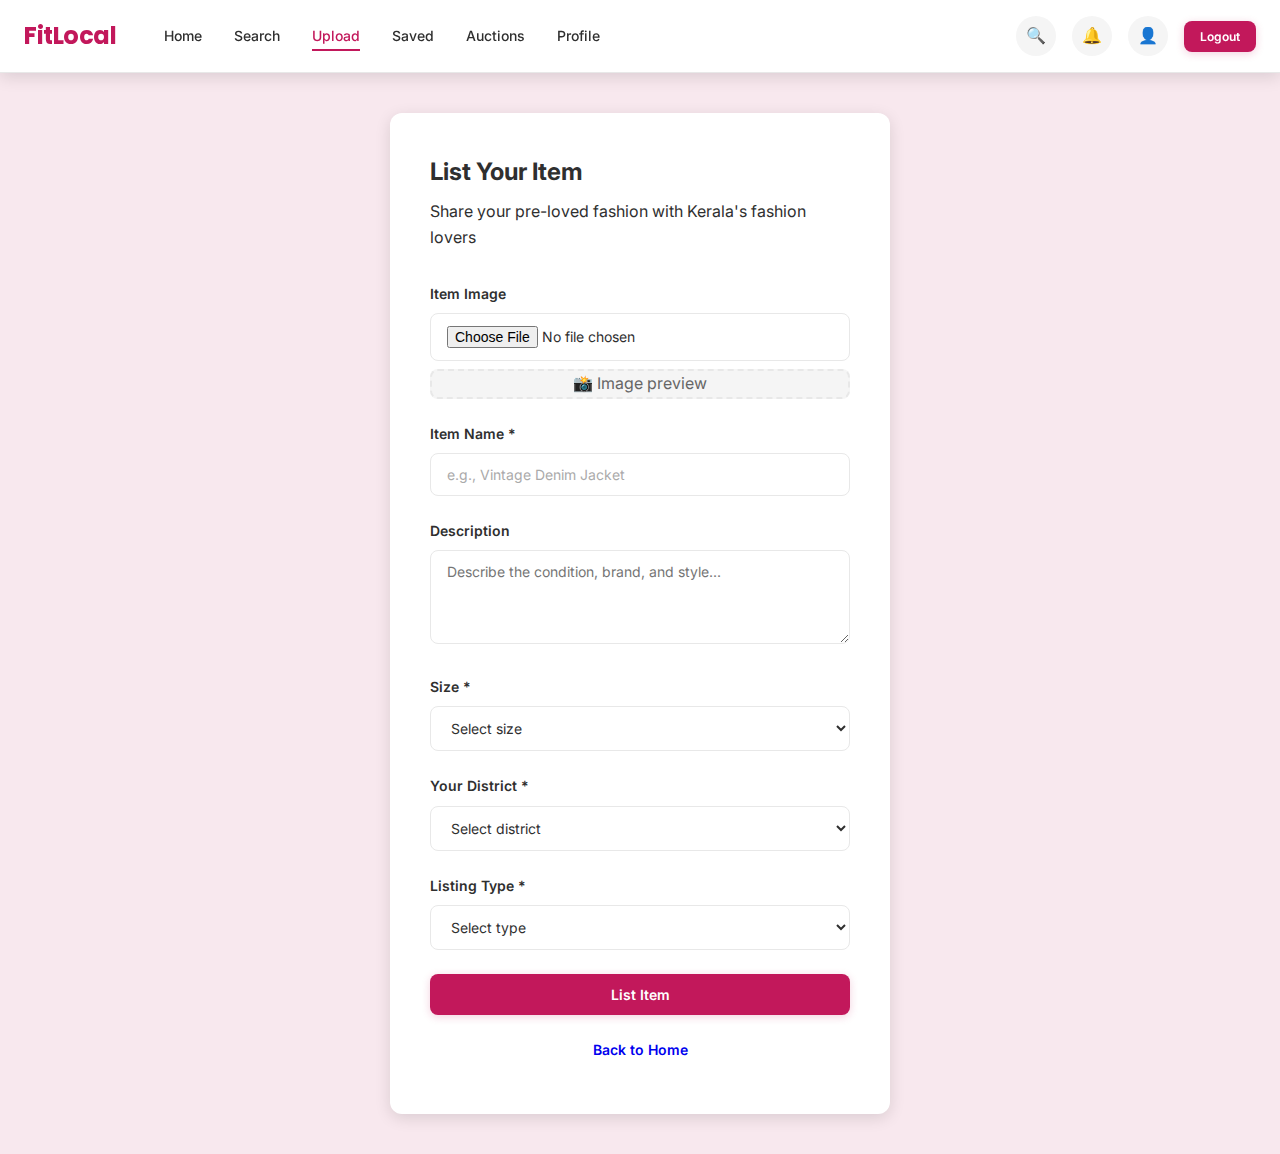
<file: fitlocal/upload.html>
<!DOCTYPE html>
<html lang="en">
<head>
    <meta charset="UTF-8">
    <meta name="viewport" content="width=device-width, initial-scale=1.0">
    <title>Upload Item - FitLocal</title>
    <link rel="stylesheet" href="styles.css">
</head>
<body>
    <!-- Navigation Bar -->
    <nav class="navbar">
        <a href="home.html" class="navbar-logo">FitLocal</a>
        
        <div class="navbar-menu">
            <a href="home.html" class="nav-link" onclick="setActive(this)">Home</a>
            <a href="search.html" class="nav-link" onclick="setActive(this)">Search</a>
            <a href="upload.html" class="nav-link active" onclick="setActive(this)">Upload</a>
            <a href="saved.html" class="nav-link" onclick="setActive(this)">Saved</a>
            <a href="auction.html" class="nav-link" onclick="setActive(this)">Auctions</a>
            <a href="profile.html" class="nav-link" onclick="setActive(this)">Profile</a>
        </div>

        <div class="navbar-right">
            <div class="navbar-icon" title="Search">🔍</div>
            <div class="navbar-icon" title="Notifications">🔔</div>
            <div class="navbar-icon" title="Account" onclick="window.location.href='profile.html'">👤</div>
            <button class="btn btn-primary btn-small" onclick="logout()">Logout</button>
        </div>
    </nav>

    <!-- Upload Form -->
    <div class="form-container">
        <h2 style="margin-bottom: 8px;">List Your Item</h2>
        <p class="subtitle" style="margin-bottom: 32px;">Share your pre-loved fashion with Kerala's fashion lovers</p>

        <form onsubmit="handleAddItem(event)">
            <!-- Image Upload -->
            <div class="form-group">
                <label>Item Image</label>
                <input type="file" id="itemImage" accept="image/*" onchange="previewImage(event)">
                <div class="image-preview" id="imagePreview">
                    <span style="color: var(--color-text-light);">📸 Image preview</span>
                </div>
            </div>

            <!-- Item Details -->
            <div class="form-group">
                <label>Item Name *</label>
                <input type="text" id="itemName" placeholder="e.g., Vintage Denim Jacket" required>
            </div>

            <div class="form-group">
                <label>Description</label>
                <textarea id="itemDescription" placeholder="Describe the condition, brand, and style..." rows="4"></textarea>
            </div>

            <!-- Size Selection -->
            <div class="form-group">
                <label>Size *</label>
                <select id="itemSize" required>
                    <option value="">Select size</option>
                    <option>XS</option>
                    <option>S</option>
                    <option>M</option>
                    <option>L</option>
                    <option>XL</option>
                    <option>XXL</option>
                </select>
            </div>

            <!-- Location -->
            <div class="form-group">
                <label>Your District *</label>
                <select id="itemLocation" required>
                    <option value="">Select district</option>
                    <option>Thiruvananthapuram</option>
                    <option>Kollam</option>
                    <option>Pathanamthitta</option>
                    <option>Alappuzha</option>
                    <option>Kottayam</option>
                    <option>Idukki</option>
                    <option>Ernakulam</option>
                    <option>Thrissur</option>
                    <option>Palakkad</option>
                    <option>Malappuram</option>
                    <option>Kozhikode</option>
                    <option>Wayanad</option>
                    <option>Kannur</option>
                    <option>Kasaragod</option>
                </select>
            </div>

            <!-- Listing Type -->
            <div class="form-group">
                <label>Listing Type *</label>
                <select id="itemType" onchange="updatePriceField()" required>
                    <option value="">Select type</option>
                    <option value="Sell">Sell (Fixed Price)</option>
                    <option value="Swap">Swap</option>
                    <option value="Auction">Auction (Bid Wars)</option>
                </select>
            </div>

            <!-- Price/Base Price -->
            <div class="form-group" id="priceGroup" style="display: none;">
                <label id="priceLabel">Price (₹) *</label>
                <input type="number" id="basePrice" placeholder="Enter price" min="100" step="50">
            </div>

            <!-- Submit Button -->
            <button type="submit" class="btn btn-primary" style="width: 100%; padding: 12px; margin-bottom: 12px;">List Item</button>
            <a href="home.html" class="btn btn-outline" style="width: 100%; text-align: center; display: block; padding: 12px;">Back to Home</a>
        </form>
    </div>

    <script src="app.js"></script>
    <script>
        function setActive(element) {
            document.querySelectorAll('.nav-link').forEach(link => link.classList.remove('active'));
            element.classList.add('active');
        }

        function previewImage(event) {
            const file = event.target.files[0];
            const preview = document.getElementById('imagePreview');
            
            if (file) {
                const reader = new FileReader();
                reader.onload = function(e) {
                    preview.innerHTML = `<img src="${e.target.result}" alt="Preview">`;
                };
                reader.readAsDataURL(file);
            }
        }

        function updatePriceField() {
            const type = document.getElementById('itemType').value;
            const priceGroup = document.getElementById('priceGroup');
            const priceLabel = document.getElementById('priceLabel');
            
            if (type === 'Sell' || type === 'Auction') {
                priceGroup.style.display = 'block';
                priceLabel.textContent = type === 'Auction' ? 'Starting Bid (₹) *' : 'Price (₹) *';
            } else {
                priceGroup.style.display = 'none';
            }
        }

        function handleAddItem(event) {
            event.preventDefault();
            const items = JSON.parse(localStorage.getItem("items")) || [];
            const currentUser = localStorage.getItem("currentUser");
            const imageFile = document.getElementById('itemImage').files[0];
            const basePrice = document.getElementById('basePrice').value;
            const itemType = document.getElementById('itemType').value;

            // Validate required fields
            if (!basePrice && (itemType === 'Sell' || itemType === 'Auction')) {
                alert("Please enter a price");
                return;
            }

            // Handle image upload
            if (imageFile) {
                const reader = new FileReader();
                reader.onload = function(e) {
                    const newItem = {
                        id: Date.now(),
                        name: document.getElementById('itemName').value,
                        description: document.getElementById('itemDescription').value || '',
                        size: document.getElementById('itemSize').value,
                        location: document.getElementById('itemLocation').value,
                        type: itemType,
                        seller: currentUser,
                        price: basePrice || 0,
                        highestBid: basePrice || 0,
                        endTime: Date.now() + (7 * 24 * 60 * 60 * 1000),
                        createdAt: new Date().toISOString(),
                        sold: false,
                        image: e.target.result
                    };

                    items.push(newItem);
                    localStorage.setItem("items", JSON.stringify(items));
                    alert("Item listed successfully! 🎉");
                    window.location.href = "home.html";
                };
                reader.readAsDataURL(imageFile);
            } else {
                alert("Please upload an image");
            }
        }
    </script>
</body>
</html>
</file>
<file: fitlocal/styles.css>
/* ===========================
   FITLOCAL COMMUNITY THRIFT CSS
   =========================== */

@import url('https://fonts.googleapis.com/css2?family=Poppins:wght@300;400;500;600;700&family=Inter:wght@300;400;500;600;700&display=swap');

* {
    margin: 0;
    padding: 0;
    box-sizing: border-box;
}

:root {
    --color-blush: #F8E8EE;
    --color-charcoal: #2F2F2F;
    --color-rose: #C2185B;
    --color-white: #FFFFFF;
    --color-light-gray: #F5F5F5;
    --color-border: #E8E8E8;
    --color-success: #4CAF50;
    --color-warning: #FF9800;
    --color-text-light: #666666;
    --shadow-soft: 0 2px 8px rgba(0, 0, 0, 0.08);
    --shadow-medium: 0 4px 16px rgba(0, 0, 0, 0.12);
    --shadow-heavy: 0 8px 32px rgba(0, 0, 0, 0.15);
}

html {
    scroll-behavior: smooth;
}

body {
    margin: 0;
    font-family: 'Inter', 'Poppins', sans-serif;
    background: var(--color-blush);
    color: var(--color-charcoal);
    line-height: 1.6;
}

/* ===========================
   NAVBAR - STICKY & PREMIUM
   =========================== */

.navbar {
    position: sticky;
    top: 0;
    background: var(--color-white);
    border-bottom: 1px solid var(--color-border);
    padding: 16px 24px;
    display: flex;
    justify-content: space-between;
    align-items: center;
    z-index: 1000;
    box-shadow: var(--shadow-soft);
    transition: all 0.3s ease;
}

.navbar:hover {
    box-shadow: var(--shadow-medium);
}

.navbar-logo {
    font-family: 'Poppins', sans-serif;
    font-size: 24px;
    font-weight: 700;
    color: var(--color-rose);
    text-decoration: none;
    letter-spacing: -0.5px;
}

.navbar-logo:hover {
    transform: scale(1.05);
    transition: transform 0.2s ease;
}

.navbar-menu {
    display: flex;
    gap: 32px;
    align-items: center;
    flex: 1;
    margin-left: 48px;
}

.navbar-menu a {
    color: var(--color-charcoal);
    text-decoration: none;
    font-weight: 500;
    font-size: 14px;
    position: relative;
    transition: color 0.3s ease;
}

.navbar-menu a::after {
    content: '';
    position: absolute;
    bottom: -4px;
    left: 0;
    width: 0;
    height: 2px;
    background: var(--color-rose);
    transition: width 0.3s ease;
}

.navbar-menu a:hover {
    color: var(--color-rose);
}

.navbar-menu a:hover::after {
    width: 100%;
}

.navbar-menu a.active {
    color: var(--color-rose);
}

.navbar-menu a.active::after {
    width: 100%;
}

.navbar-right {
    display: flex;
    gap: 16px;
    align-items: center;
}

.navbar-icon {
    width: 40px;
    height: 40px;
    border-radius: 50%;
    background: var(--color-light-gray);
    display: flex;
    align-items: center;
    justify-content: center;
    cursor: pointer;
    transition: all 0.3s ease;
    border: 2px solid transparent;
}

.navbar-icon:hover {
    background: var(--color-blush);
    border-color: var(--color-rose);
    transform: scale(1.1);
}

/* ===========================
   HERO BANNER
   =========================== */

.hero-section {
    background: linear-gradient(135deg, var(--color-blush) 0%, #F5D5E0 100%);
    padding: 80px 40px;
    text-align: center;
    position: relative;
    overflow: hidden;
}

.hero-section::before {
    content: '';
    position: absolute;
    top: -50%;
    right: -10%;
    width: 500px;
    height: 500px;
    background: rgba(194, 24, 91, 0.08);
    border-radius: 50%;
    z-index: 0;
}

.hero-content {
    position: relative;
    z-index: 1;
    max-width: 600px;
    margin: 0 auto;
}

.hero-content h1 {
    font-family: 'Poppins', sans-serif;
    font-size: 48px;
    font-weight: 700;
    color: var(--color-charcoal);
    margin-bottom: 16px;
    letter-spacing: -1px;
}

.hero-content p {
    font-size: 18px;
    color: var(--color-text-light);
    margin-bottom: 32px;
    font-weight: 300;
}

.hero-cta {
    display: flex;
    gap: 16px;
    justify-content: center;
    flex-wrap: wrap;
}

/* ===========================
   BUTTONS & INPUTS
   =========================== */

button, .btn {
    padding: 12px 32px;
    border: none;
    border-radius: 8px;
    font-family: 'Inter', sans-serif;
    font-weight: 600;
    font-size: 14px;
    cursor: pointer;
    transition: all 0.3s cubic-bezier(0.4, 0, 0.2, 1);
    display: inline-block;
    text-decoration: none;
}

.btn-primary, button.btn-primary {
    background: var(--color-rose);
    color: var(--color-white);
    box-shadow: 0 2px 8px rgba(194, 24, 91, 0.2);
}

.btn-primary:hover, button.btn-primary:hover {
    background: #A0155E;
    box-shadow: 0 4px 16px rgba(194, 24, 91, 0.3);
    transform: translateY(-2px);
}

.btn-secondary, button.btn-secondary {
    background: transparent;
    color: var(--color-rose);
    border: 2px solid var(--color-rose);
}

.btn-secondary:hover, button.btn-secondary:hover {
    background: var(--color-rose);
    color: var(--color-white);
    transform: translateY(-2px);
}

button.btn-outline {
    background: transparent;
    color: var(--color-charcoal);
    border: 2px solid var(--color-charcoal);
}

button.btn-outline:hover {
    background: var(--color-charcoal);
    color: var(--color-white);
    transform: translateY(-2px);
}

button.btn-small {
    padding: 8px 16px;
    font-size: 12px;
}

input, select, textarea {
    width: 100%;
    padding: 12px 16px;
    border: 1px solid var(--color-border);
    border-radius: 8px;
    font-family: 'Inter', sans-serif;
    font-size: 14px;
    color: var(--color-charcoal);
    background: var(--color-white);
    transition: all 0.3s ease;
}

input:focus, select:focus, textarea:focus {
    outline: none;
    border-color: var(--color-rose);
    box-shadow: 0 0 0 3px rgba(194, 24, 91, 0.1);
}

input::placeholder {
    color: #AAA;
}

/* ===========================
   PRODUCT GRID & CARDS
   =========================== */

.grid {
    display: grid;
    grid-template-columns: repeat(auto-fill, minmax(240px, 1fr));
    padding: 40px 24px;
    gap: 24px;
    max-width: 1400px;
    margin: 0 auto;
}

.product-card {
    background: var(--color-white);
    border-radius: 12px;
    overflow: hidden;
    box-shadow: var(--shadow-soft);
    transition: all 0.4s cubic-bezier(0.4, 0, 0.2, 1);
    cursor: pointer;
    position: relative;
    display: flex;
    flex-direction: column;
    height: 100%;
}

.product-card:hover {
    box-shadow: var(--shadow-heavy);
    transform: translateY(-8px);
}

.product-image {
    width: 100%;
    height: 280px;
    background: linear-gradient(135deg, var(--color-blush) 0%, #F5D5E0 100%);
    display: flex;
    align-items: center;
    justify-content: center;
    font-size: 48px;
    position: relative;
    overflow: hidden;
    background-size: cover;
    background-position: center;
}

.product-image img {
    width: 100%;
    height: 100%;
    object-fit: cover;
    display: block;
}

.wishlist-btn {
    position: absolute;
    top: 12px;
    right: 12px;
    width: 40px;
    height: 40px;
    border-radius: 50%;
    background: var(--color-white);
    border: none;
    cursor: pointer;
    display: flex;
    align-items: center;
    justify-content: center;
    font-size: 20px;
    box-shadow: var(--shadow-medium);
    transition: all 0.3s ease;
    z-index: 10;
}

.wishlist-btn:hover {
    transform: scale(1.15);
    background: var(--color-rose);
}

.wishlist-btn.active {
    color: var(--color-rose);
    background: rgba(194, 24, 91, 0.1);
}

@keyframes heartBeat {
    0% { transform: scale(1); }
    25% { transform: scale(1.3); }
    50% { transform: scale(1.1); }
    100% { transform: scale(1); }
}

.wishlist-btn.active {
    animation: heartBeat 0.3s ease;
}

.product-info {
    padding: 16px;
    flex: 1;
    display: flex;
    flex-direction: column;
}

.product-badges {
    display: flex;
    gap: 8px;
    margin-bottom: 8px;
    flex-wrap: wrap;
}

.badge {
    display: inline-block;
    padding: 4px 10px;
    border-radius: 20px;
    font-size: 11px;
    font-weight: 600;
    text-transform: uppercase;
    letter-spacing: 0.5px;
}

.badge-perfect {
    background: rgba(76, 175, 80, 0.15);
    color: var(--color-success);
}

.badge-fit {
    background: rgba(255, 152, 0, 0.15);
    color: var(--color-warning);
}

.badge-district {
    background: rgba(194, 24, 91, 0.1);
    color: var(--color-rose);
}

.product-name {
    font-family: 'Poppins', sans-serif;
    font-size: 16px;
    font-weight: 600;
    color: var(--color-charcoal);
    margin-bottom: 8px;
    line-height: 1.4;
}

.product-meta {
    font-size: 13px;
    color: var(--color-text-light);
    margin-bottom: 4px;
}

.product-meta-row {
    display: flex;
    justify-content: space-between;
    align-items: center;
    margin-bottom: 8px;
}

.seller-name {
    font-weight: 500;
    color: var(--color-charcoal);
}

.product-price {
    font-family: 'Poppins', sans-serif;
    font-size: 18px;
    font-weight: 700;
    color: var(--color-rose);
    margin-bottom: 12px;
}

.product-price span {
    font-size: 12px;
    font-weight: 400;
    color: var(--color-text-light);
}

.product-actions {
    display: flex;
    gap: 8px;
    margin-top: auto;
}

.product-actions button {
    flex: 1;
    padding: 10px;
    font-size: 13px;
    white-space: nowrap;
}

/* ===========================
   AUCTION CARD
   =========================== */

.auction-card {
    background: var(--color-white);
    border-radius: 12px;
    padding: 24px;
    box-shadow: var(--shadow-medium);
    border-left: 4px solid var(--color-rose);
    transition: all 0.3s ease;
}

.auction-card:hover {
    box-shadow: var(--shadow-heavy);
    transform: translateY(-4px);
}

.auction-timer {
    display: inline-block;
    background: rgba(194, 24, 91, 0.1);
    color: var(--color-rose);
    padding: 8px 16px;
    border-radius: 20px;
    font-weight: 600;
    font-size: 12px;
    margin-bottom: 12px;
}

.auction-timer.urgent {
    background: rgba(255, 152, 0, 0.15);
    color: var(--color-warning);
}

.current-bid {
    font-family: 'Poppins', sans-serif;
    font-size: 28px;
    font-weight: 700;
    color: var(--color-rose);
    margin: 16px 0;
}

.bid-input {
    margin-bottom: 12px;
}

.bid-action {
    width: 100%;
    background: var(--color-rose);
    color: var(--color-white);
    padding: 12px;
    border: none;
    border-radius: 8px;
    font-weight: 600;
    cursor: pointer;
    transition: all 0.3s ease;
}

.bid-action:hover {
    background: #A0155E;
    transform: translateY(-2px);
    box-shadow: 0 4px 12px rgba(194, 24, 91, 0.3);
}

/* ===========================
   FORMS & MODALS
   =========================== */

.form-container {
    background: var(--color-white);
    padding: 40px;
    border-radius: 12px;
    box-shadow: var(--shadow-medium);
    max-width: 500px;
    margin: 40px auto;
}

.form-group {
    margin-bottom: 24px;
}

.form-group label {
    display: block;
    margin-bottom: 8px;
    font-weight: 600;
    color: var(--color-charcoal);
    font-size: 14px;
}

.form-group input, .form-group select, .form-group textarea {
    width: 100%;
}

.image-preview {
    width: 100%;
    max-height: 300px;
    background: var(--color-light-gray);
    border-radius: 8px;
    display: flex;
    align-items: center;
    justify-content: center;
    margin-top: 8px;
    border: 2px dashed var(--color-border);
    transition: all 0.3s ease;
}

.image-preview:hover {
    border-color: var(--color-rose);
    background: rgba(194, 24, 91, 0.05);
}

.image-preview img {
    max-width: 100%;
    max-height: 100%;
    border-radius: 6px;
}

/* ===========================
   PROFILE SECTION
   =========================== */

.profile-header {
    background: linear-gradient(135deg, var(--color-blush) 0%, #F5D5E0 100%);
    padding: 40px 24px;
    text-align: center;
}

.profile-avatar {
    width: 120px;
    height: 120px;
    border-radius: 50%;
    background: var(--color-white);
    display: flex;
    align-items: center;
    justify-content: center;
    font-size: 48px;
    margin: 0 auto 16px;
    box-shadow: 0 4px 16px rgba(0, 0, 0, 0.15);
    border: 4px solid var(--color-white);
}

.profile-name {
    font-family: 'Poppins', sans-serif;
    font-size: 24px;
    font-weight: 700;
    color: var(--color-charcoal);
    margin-bottom: 8px;
}

.profile-stats {
    display: grid;
    grid-template-columns: repeat(3, 1fr);
    gap: 24px;
    max-width: 600px;
    margin: 40px auto;
    padding: 0 40px;
}

.stat {
    text-align: center;
}

.stat-value {
    font-family: 'Poppins', sans-serif;
    font-size: 28px;
    font-weight: 700;
    color: var(--color-rose);
}

.stat-label {
    font-size: 12px;
    color: var(--color-text-light);
    margin-top: 4px;
    text-transform: uppercase;
    letter-spacing: 0.5px;
}

.profile-info {
    max-width: 600px;
    margin: 40px auto;
    padding: 0 24px;
    background: var(--color-white);
    border-radius: 12px;
    padding: 24px;
    box-shadow: var(--shadow-soft);
}

.info-item {
    display: flex;
    justify-content: space-between;
    padding: 12px 0;
    border-bottom: 1px solid var(--color-border);
}

.info-item:last-child {
    border-bottom: none;
}

/* ===========================
   SEARCH & FILTERS
   =========================== */

.search-section {
    padding: 60px 24px;
    text-align: center;
}

.search-container {
    max-width: 500px;
    margin: 0 auto 40px;
}

.search-input {
    font-size: 16px;
    padding: 16px 24px;
    border: 2px solid var(--color-border);
    box-shadow: var(--shadow-soft);
}

.search-input:focus {
    border-color: var(--color-rose);
    box-shadow: var(--shadow-heavy);
}

.filter-section {
    display: flex;
    gap: 16px;
    justify-content: center;
    flex-wrap: wrap;
    margin-bottom: 32px;
}

.filter-group {
    display: flex;
    gap: 12px;
    align-items: center;
}

.filter-group label {
    font-weight: 600;
    color: var(--color-charcoal);
}

.filter-group select {
    width: auto;
    min-width: 150px;
}

/* ===========================
   LOADING STATES
   =========================== */

.loading {
    display: inline-block;
    width: 20px;
    height: 20px;
    border: 3px solid var(--color-border);
    border-top-color: var(--color-rose);
    border-radius: 50%;
    animation: spin 0.8s linear infinite;
}

@keyframes spin {
    to { transform: rotate(360deg); }
}

.skeleton {
    background: linear-gradient(90deg, var(--color-light-gray) 0%, #E8E8E8 50%, var(--color-light-gray) 100%);
    background-size: 200% 100%;
    animation: loading 1.5s infinite;
}

@keyframes loading {
    0% { background-position: 200% 0; }
    100% { background-position: -200% 0; }
}

/* ===========================
   CENTER LAYOUT
   =========================== */

.center {
    display: flex;
    justify-content: center;
    align-items: center;
    min-height: 100vh;
    padding: 20px;
}

.card {
    background: var(--color-white);
    padding: 40px;
    border-radius: 12px;
    width: 100%;
    max-width: 420px;
    text-align: center;
    box-shadow: var(--shadow-medium);
}

.card h1 {
    font-family: 'Poppins', sans-serif;
    font-size: 32px;
    font-weight: 700;
    color: var(--color-charcoal);
    margin-bottom: 8px;
    letter-spacing: -1px;
}

.card h2 {
    font-family: 'Poppins', sans-serif;
    font-size: 24px;
    font-weight: 700;
    color: var(--color-charcoal);
    margin-bottom: 24px;
}

.card .subtitle {
    font-size: 14px;
    color: var(--color-text-light);
    margin-bottom: 32px;
}

.card-footer {
    margin-top: 24px;
    text-align: center;
}

.card-footer a {
    color: var(--color-rose);
    text-decoration: none;
    font-weight: 600;
    cursor: pointer;
}

.card-footer a:hover {
    text-decoration: underline;
}

/* ===========================
   UTILITY CLASSES
   =========================== */

.container {
    max-width: 1400px;
    margin: 0 auto;
    padding: 0 24px;
}

.text-center {
    text-align: center;
}

.margin-top {
    margin-top: 24px;
}

.margin-bottom {
    margin-bottom: 24px;
}

.hidden {
    display: none;
}

/* ===========================
   RESPONSIVE DESIGN
   =========================== */

@media (max-width: 768px) {
    .navbar {
        flex-direction: column;
        gap: 16px;
        padding: 12px 16px;
    }

    .navbar-menu {
        flex: none;
        width: 100%;
        margin-left: 0;
        gap: 16px;
        order: 3;
    }

    .hero-section {
        padding: 60px 20px;
    }

    .hero-content h1 {
        font-size: 32px;
    }

    .hero-content p {
        font-size: 16px;
    }

    .grid {
        grid-template-columns: repeat(auto-fill, minmax(200px, 1fr));
        padding: 20px 16px;
        gap: 16px;
    }

    .product-image {
        height: 200px;
    }

    .profile-stats {
        grid-template-columns: repeat(3, 1fr);
        gap: 16px;
        padding: 0 16px;
    }

    .form-container {
        padding: 24px;
        margin: 24px 16px;
    }

    .filter-section {
        flex-direction: column;
    }

    .filter-group {
        width: 100%;
        justify-content: space-between;
    }
}

@media (max-width: 480px) {
    .navbar-logo {
        font-size: 20px;
    }

    .navbar-menu {
        display: none;
    }

    .hero-content h1 {
        font-size: 24px;
    }

    .grid {
        grid-template-columns: repeat(auto-fill, minmax(160px, 1fr));
        padding: 16px 12px;
        gap: 12px;
    }

    .product-card {
        border-radius: 8px;
    }

    .product-image {
        height: 160px;
    }

    .product-name {
        font-size: 14px;
    }

    .product-price {
        font-size: 16px;
    }

    .profile-stats {
        grid-template-columns: repeat(3, 1fr);
        gap: 12px;
        padding: 0 16px;
    }

    .stat-value {
        font-size: 20px;
    }

    .hero-cta {
        gap: 8px;
    }

    button, .btn {
        padding: 10px 20px;
        font-size: 12px;
    }
}
</file>
